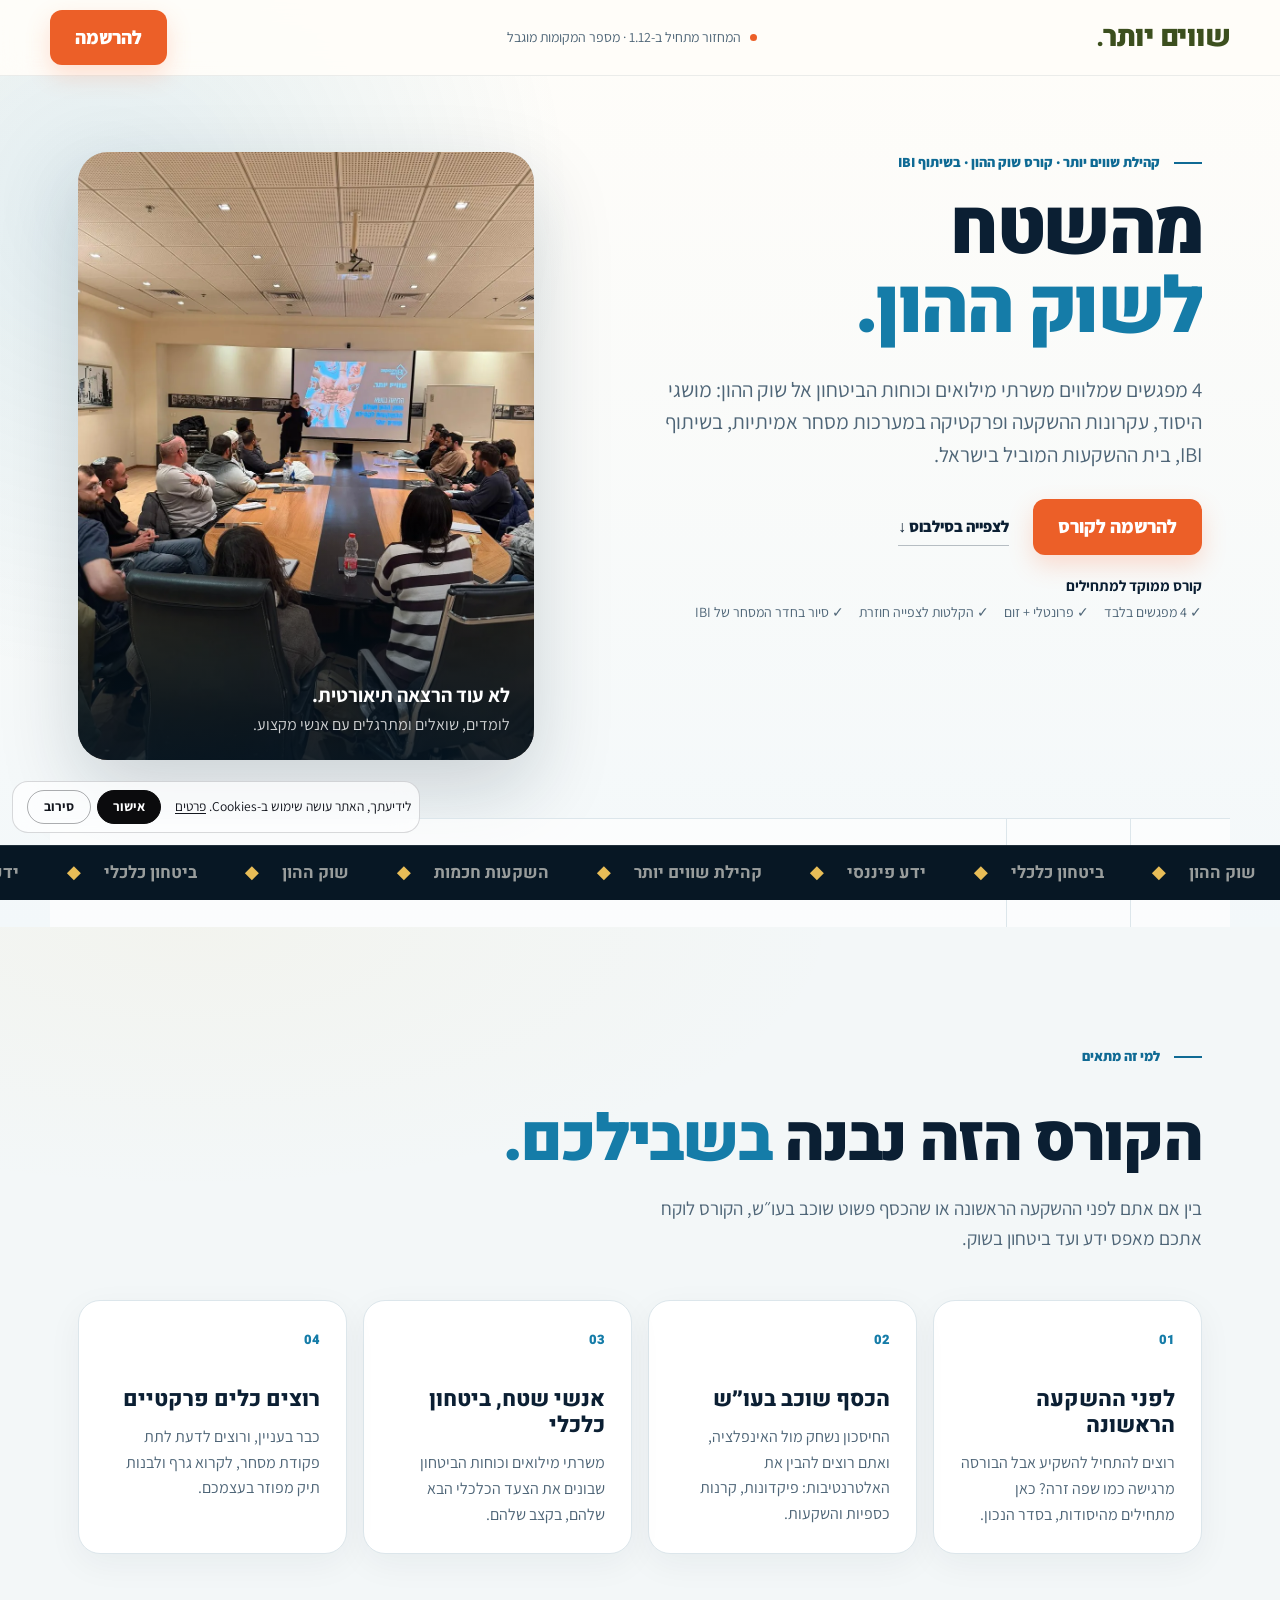
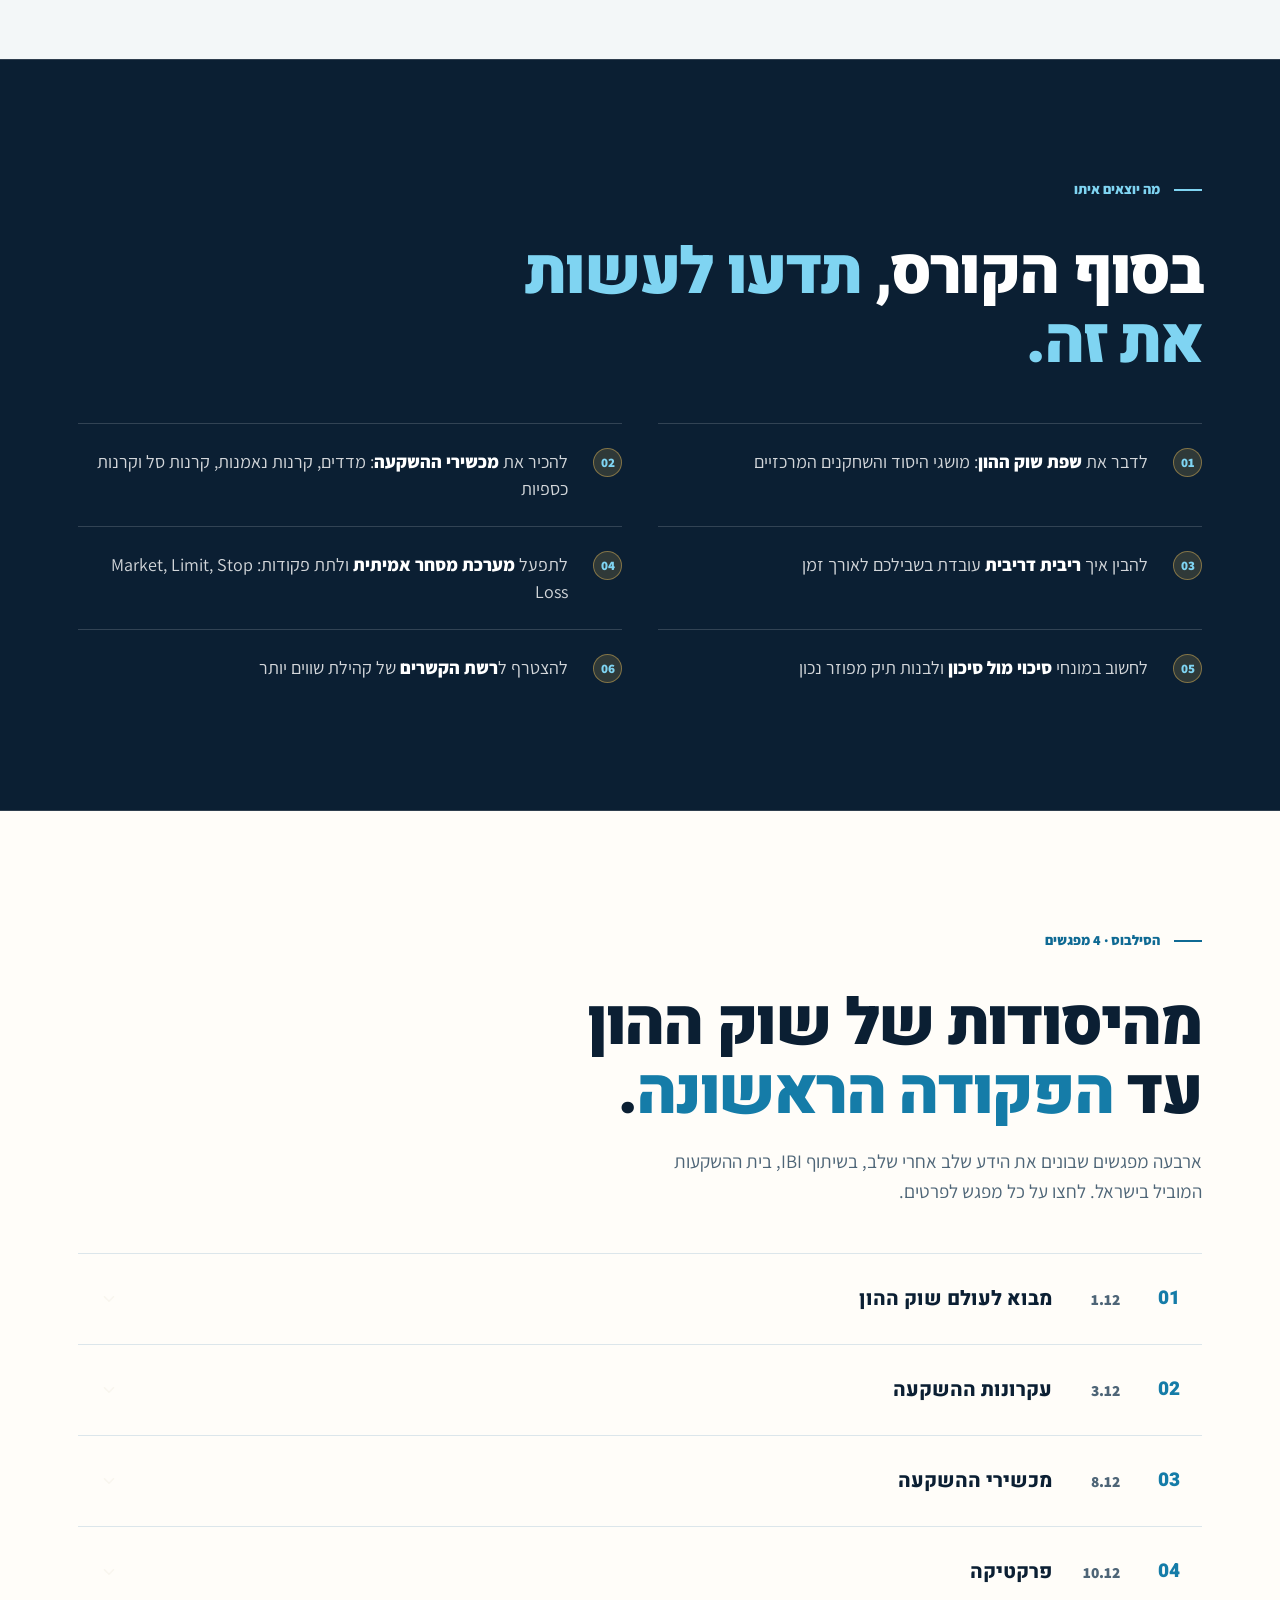
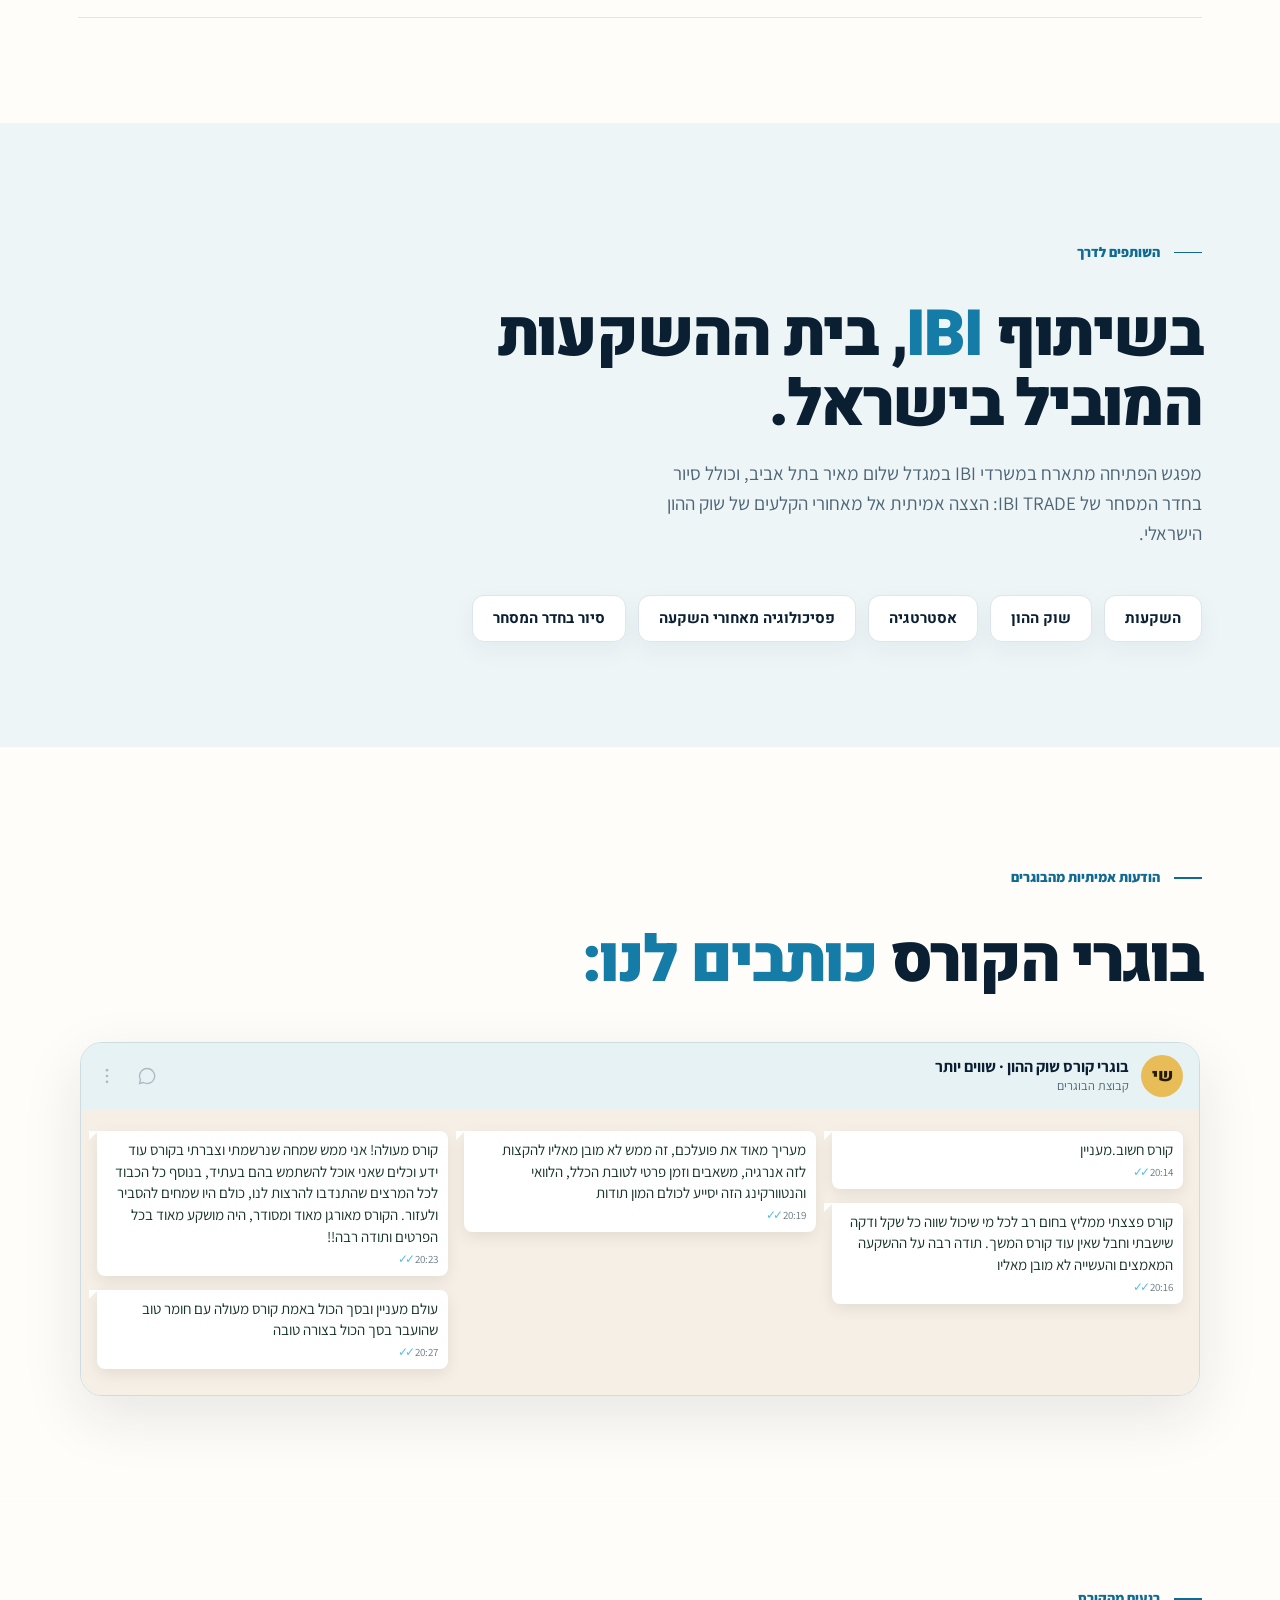
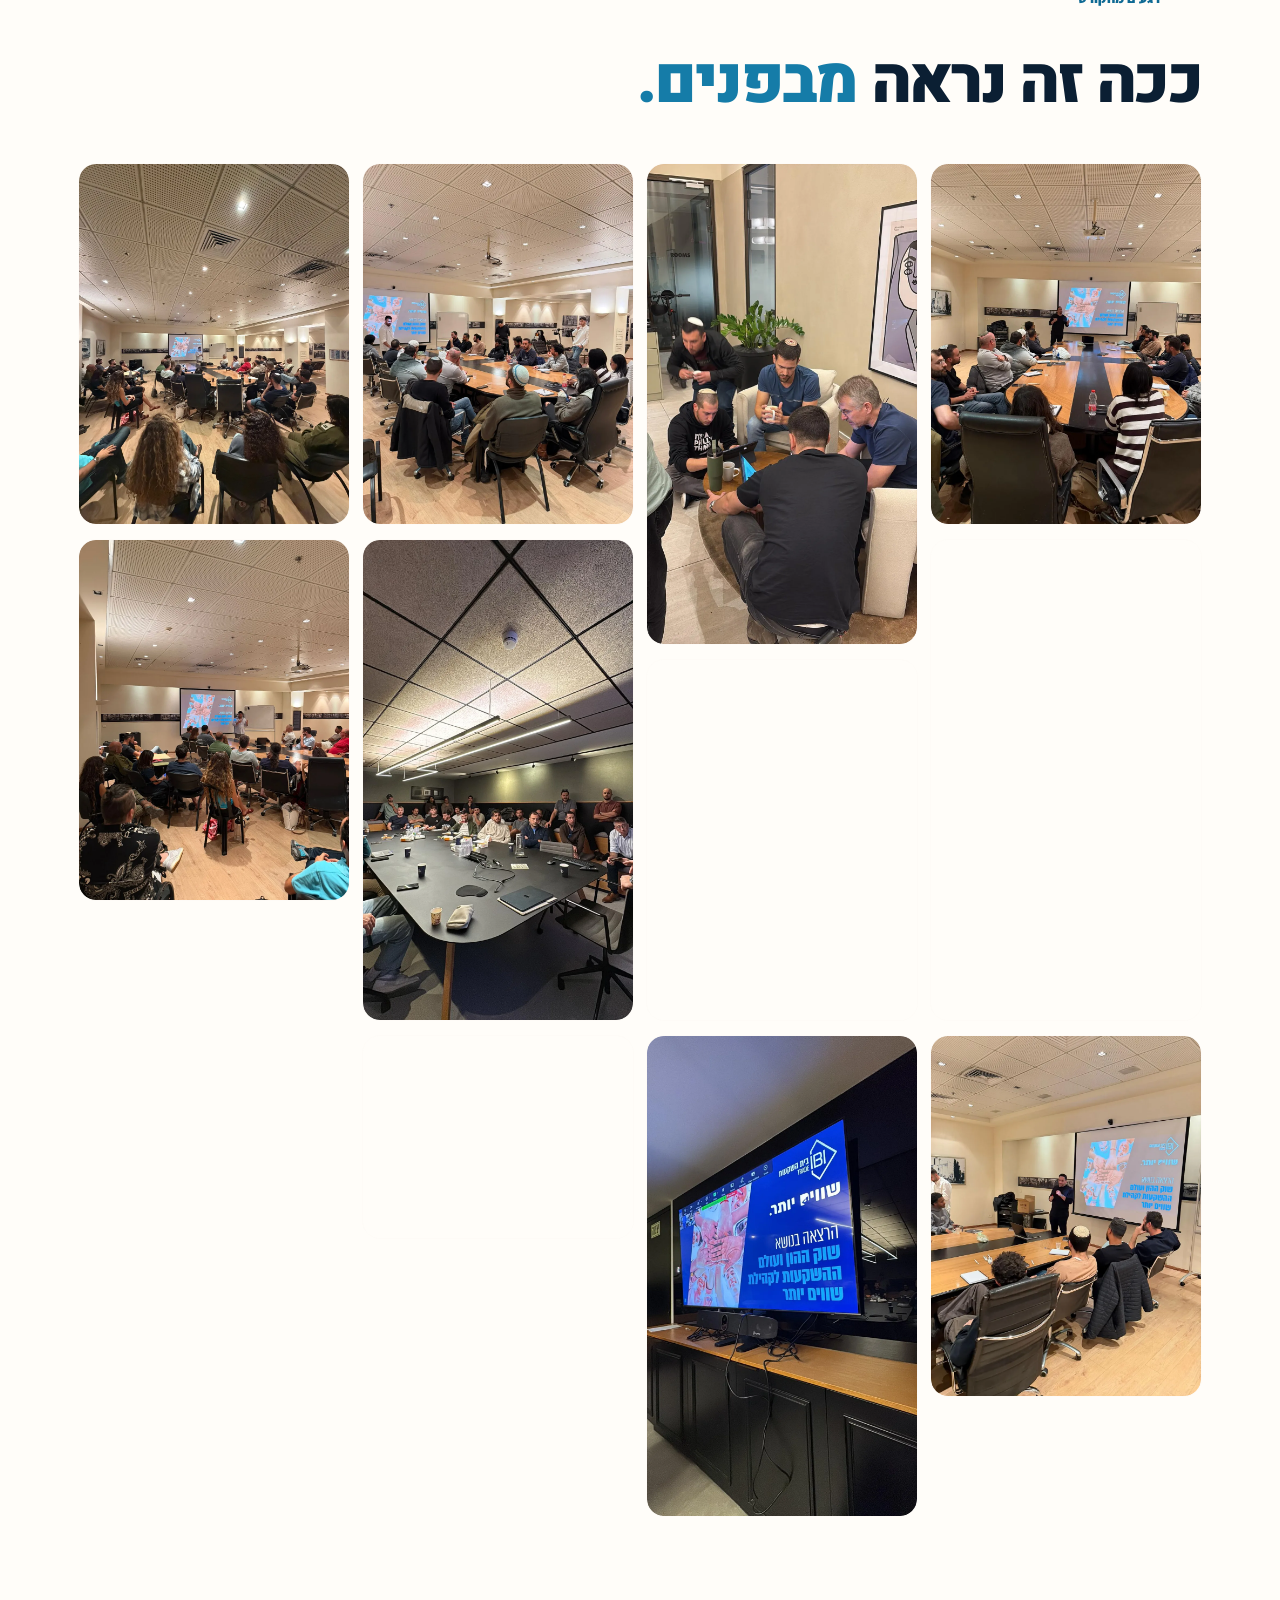
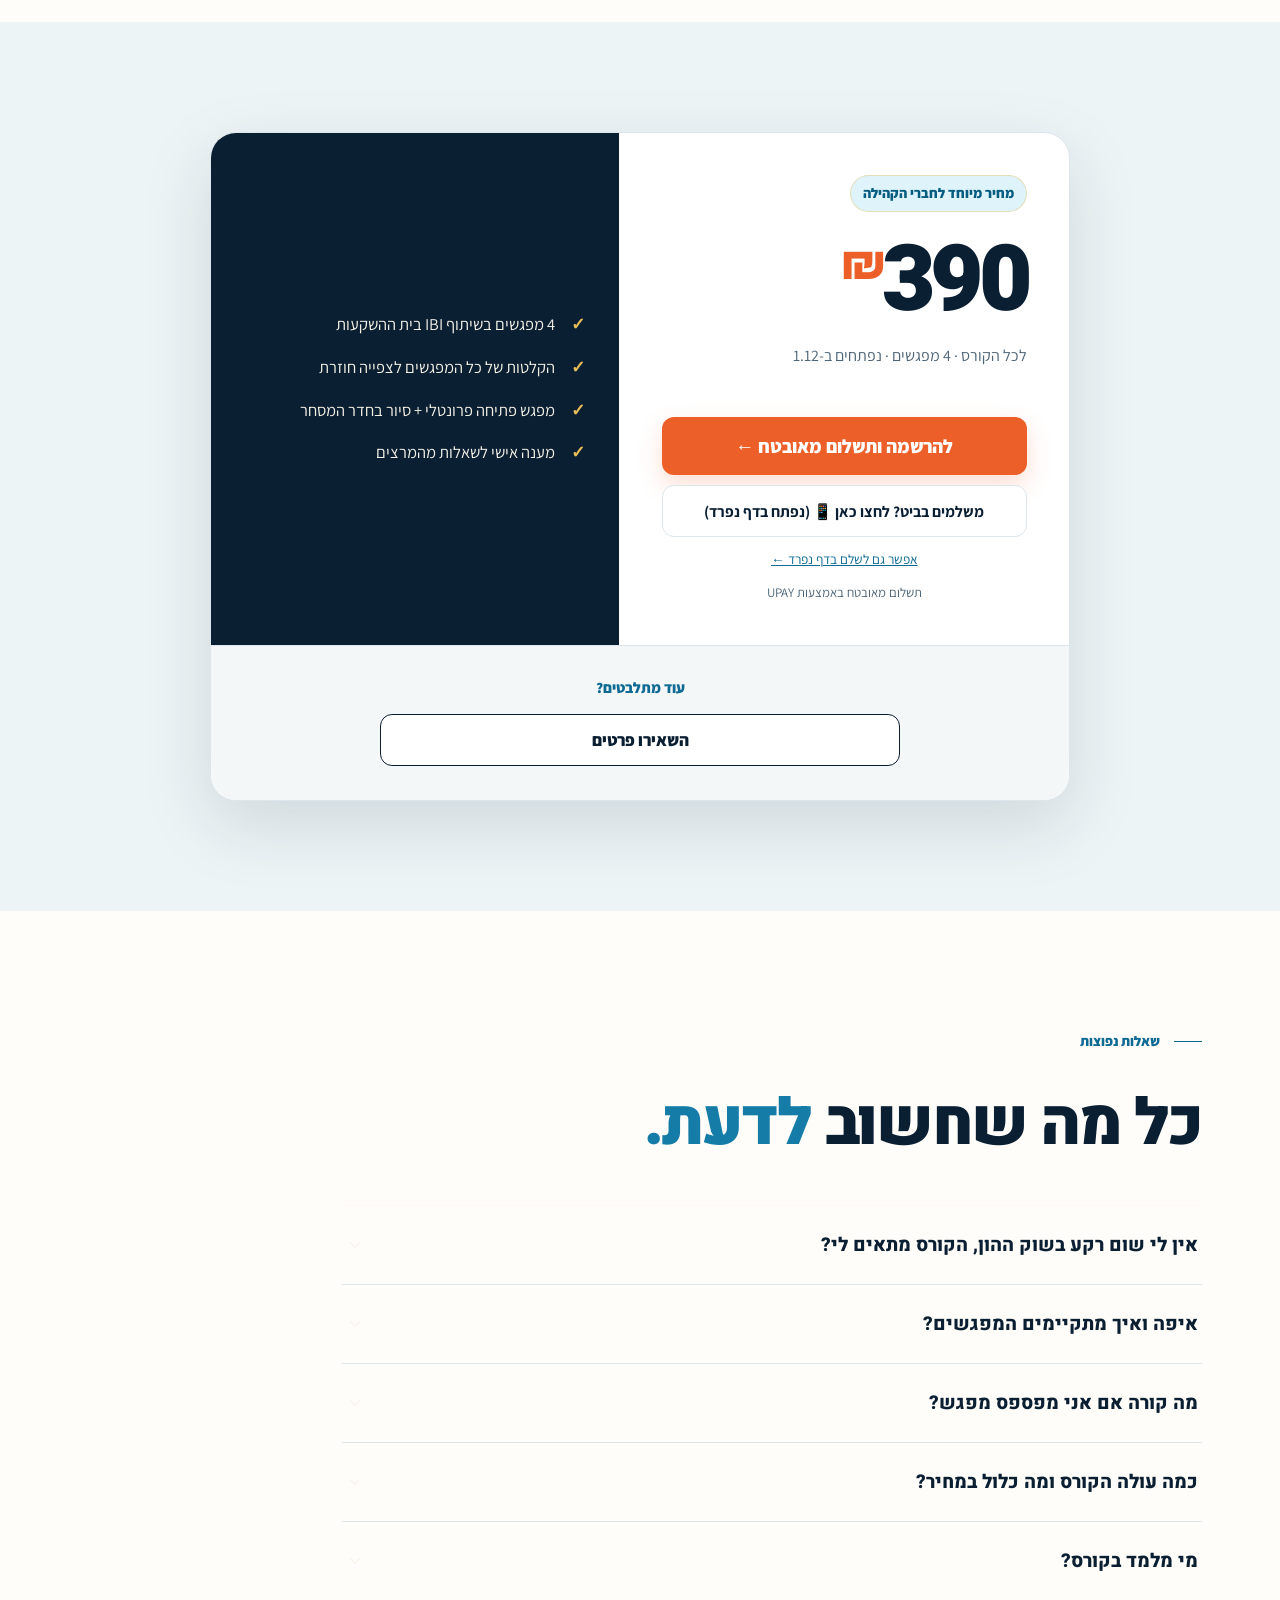
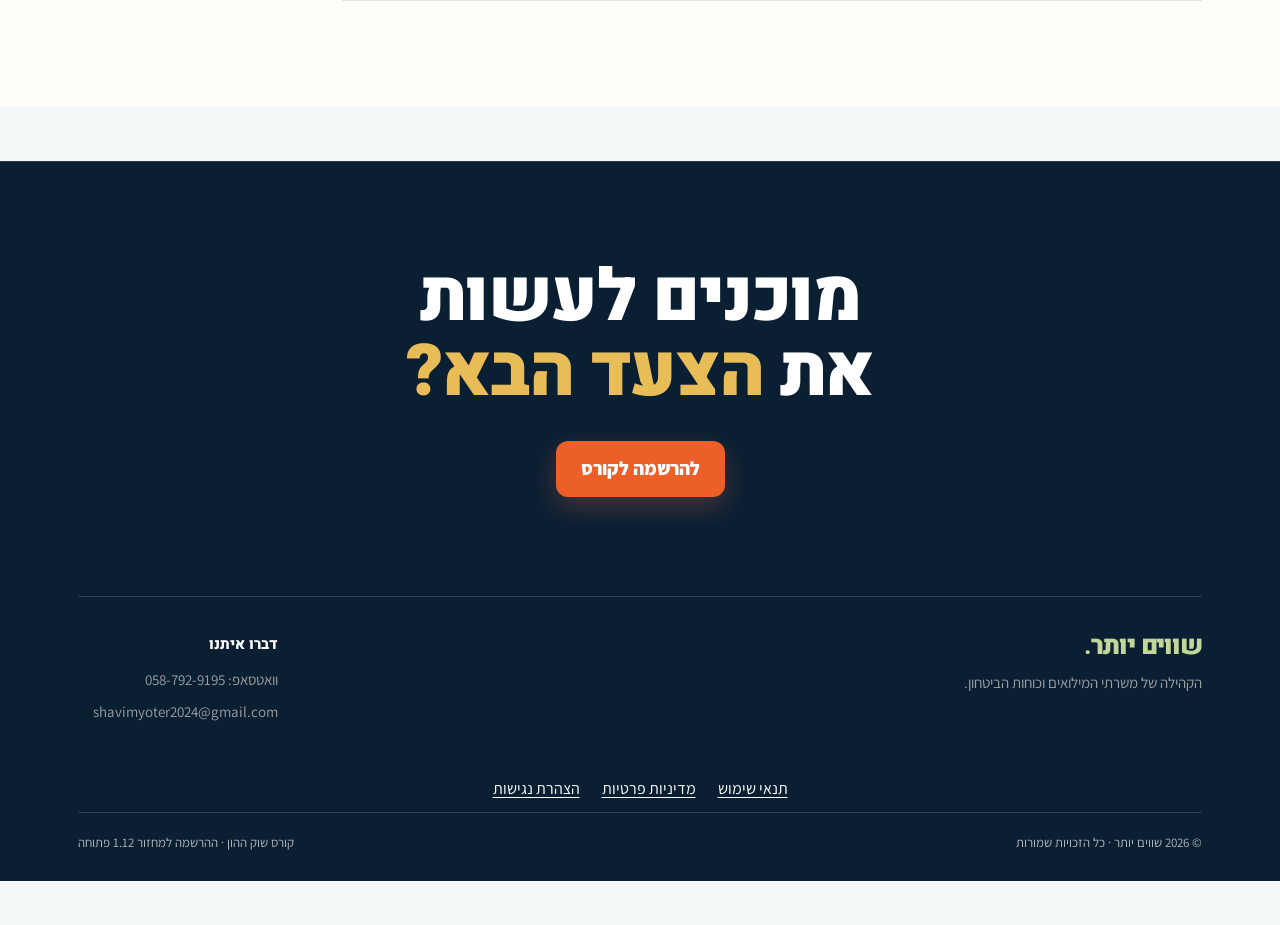
<file: index.html>
<!doctype html>
<html lang="he" dir="rtl">
<head>
  <meta charset="utf-8" />
  <meta name="viewport" content="width=device-width, initial-scale=1, viewport-fit=cover" />
  <meta name="theme-color" content="#1b2114" />

  <title>קורס שוק ההון | שווים יותר · קהילת משרתי המילואים</title>
  <meta name="description" content="קורס שוק ההון של קהילת שווים יותר, בשיתוף IBI בית ההשקעות: מהשטח לשוק ההון. מושגי יסוד, עקרונות השקעה, מערכות מסחר וסיור בחדר המסחר, בהתאמה למשרתי מילואים וכוחות הביטחון." />
  <meta property="og:title" content="קורס שוק ההון | שווים יותר" />
  <meta property="og:description" content="מהשטח לשוק ההון: קורס בשיתוף IBI לקהילת משרתי המילואים וכוחות הביטחון." />
  <meta property="og:type" content="website" />
  <meta property="og:locale" content="he_IL" />
  <meta property="og:image" content="https://shavimyoter2024-a11y.github.io/shuk-hahon/assets/og.jpg" />
  <meta property="og:image:width" content="1200" />
  <meta property="og:image:height" content="630" />
  <meta property="og:url" content="https://shavimyoter2024-a11y.github.io/shuk-hahon/" />

  <link rel="preconnect" href="https://fonts.googleapis.com" />
  <link rel="preconnect" href="https://fonts.gstatic.com" crossorigin />
  <link href="https://fonts.googleapis.com/css2?family=Heebo:wght@400;500;700;800;900&family=Assistant:wght@400;500;600;700&display=swap" rel="stylesheet" />

  <script type="application/ld+json">
  {
    "@context": "https://schema.org",
    "@type": "Course",
    "name": "קורס שוק ההון · שווים יותר",
    "description": "קורס שוק ההון לקהילת משרתי המילואים וכוחות הביטחון, בשיתוף IBI בית ההשקעות: מושגי יסוד, עקרונות השקעה, מכשירי השקעה, מערכות מסחר וסיור בחדר המסחר.",
    "provider": { "@type": "Organization", "name": "שווים יותר" },
    "offers": { "@type": "Offer", "price": "390", "priceCurrency": "ILS" },
    "hasCourseInstance": { "@type": "CourseInstance", "courseMode": "Blended", "startDate": "2026-12-01", "endDate": "2026-12-10" }
  }
  </script>

  <style>
    :root {
      --bg:        #1a2410;
      --bg-lift:   #26331a;
      --olive:     #3c4f1e;
      --gold:      #e8bd57;
      --gold-soft: #f2d488;
      --cream:     #f3f1e6;
      --muted:     rgba(243,241,230,.62);
      --line:      rgba(243,241,230,.15);
      --line-2:    rgba(243,241,230,.28);
      --maxw: 1320px;
      --ease: cubic-bezier(.22,1,.36,1);
    }

    * { box-sizing: border-box; }
    html { -webkit-text-size-adjust: 100%; scroll-behavior: smooth; }
    a, button, summary { -webkit-tap-highlight-color: transparent; }
    body {
      margin: 0; background: var(--bg); color: var(--cream);
      font-family: "Assistant", "Segoe UI", "Arial Hebrew", Arial, sans-serif;
      -webkit-font-smoothing: antialiased; overflow-x: hidden; line-height: 1.5;
      padding-bottom: 52px; /* room for the fixed marquee */
    }
    .sr-only { position: absolute; width: 1px; height: 1px; margin: -1px; padding: 0; overflow: hidden; clip: rect(0 0 0 0); white-space: nowrap; }
    a { color: inherit; text-decoration: none; }
    html { overflow-x: hidden; }
    ::selection { background: var(--gold); color: #241c00; }

    .display { font-family: "Heebo", "Assistant", sans-serif; }
    .wrap { width: 100%; max-width: var(--maxw); margin-inline: auto; padding-inline: 30px; }

    .ph {
      color: var(--gold); font-weight: 800;
      border-bottom: 1.5px dashed rgba(232,189,87,.55); padding-bottom: 1px; white-space: nowrap;
    }

    /* ---------------- Top bar ---------------- */
    .topbar {
      position: fixed; inset: 0 0 auto 0; z-index: 40;
      display: flex; align-items: center; justify-content: space-between;
      padding: 18px 30px;
      transition: background .3s, padding .3s, box-shadow .3s;
    }
    .topbar.scrolled {
      background: rgba(26,36,16,.88); backdrop-filter: blur(10px); -webkit-backdrop-filter: blur(10px);
      padding-block: 11px; box-shadow: 0 1px 0 rgba(243,241,230,.12);
    }
    .brand { display: flex; align-items: center; }
    .brand__name { font-family: "Heebo", sans-serif; font-weight: 900; font-size: 30px; letter-spacing: -.8px; color: var(--cream); line-height: 1; }
    .brand__name b { color: var(--gold); }

    .topbar__status {
      display: flex; align-items: center; gap: 9px;
      font-size: 13.5px; color: var(--muted);
    }
    .topbar__status .pulse {
      width: 7px; height: 7px; border-radius: 50%; background: var(--gold);
      box-shadow: 0 0 0 0 rgba(232,189,87,.5); animation: pulse 2.4s infinite;
    }
    @keyframes pulse { 0%{box-shadow:0 0 0 0 rgba(232,189,87,.45)} 70%{box-shadow:0 0 0 9px rgba(232,189,87,0)} 100%{box-shadow:0 0 0 0 rgba(232,189,87,0)} }

    .btn {
      display: inline-flex; align-items: center; justify-content: center; gap: 9px;
      font-family: "Assistant", sans-serif; font-weight: 700; cursor: pointer; border: 0;
      transition: transform .5s var(--ease), background .25s, color .25s;
    }
    .btn-gold {
      background: var(--gold); color: #241c00; font-size: 15.5px;
      padding: 12px 24px; border-radius: 100px;
    }
    .btn-gold:hover { background: var(--gold-soft); }
    .btn-lg { font-size: 17px; padding: 16px 34px; }
    .btn-line {
      background: transparent; color: var(--cream); font-weight: 600; font-size: 16px;
      padding: 15px 6px; border-radius: 0; position: relative;
    }
    .btn-line::after {
      content: ""; position: absolute; inset-inline: 6px; bottom: 8px; height: 1.5px;
      background: var(--line-2); transition: background .25s;
    }
    .btn-line:hover::after { background: var(--gold); }

    /* ---------------- Hero ---------------- */
    .hero {
      position: relative; min-height: 100svh; display: flex; flex-direction: column;
      overflow: hidden;
      background: radial-gradient(120% 85% at 84% 6%, var(--bg-lift) 0%, var(--bg) 60%);
    }
    .hero::after {
      content: ""; position: absolute; inset: 0; z-index: 3; pointer-events: none; opacity: .45;
      background-image: url("data:image/svg+xml,%3Csvg xmlns='http://www.w3.org/2000/svg' width='140' height='140'%3E%3Cfilter id='n'%3E%3CfeTurbulence type='fractalNoise' baseFrequency='0.85' numOctaves='2' stitchTiles='stitch'/%3E%3C/filter%3E%3Crect width='100%25' height='100%25' filter='url(%23n)' opacity='0.35'/%3E%3C/svg%3E");
      mix-blend-mode: overlay;
    }
    .hero__mark {
      position: absolute; z-index: 0; inset-block-end: -4%; inset-inline-start: -1%;
      /* "שוק ההון" ארוך מ"נדל״ן" — גודל מותאם כדי שהמילה תישאר בקנבס */
      font-size: 22vw; line-height: .8; font-weight: 900; letter-spacing: -.03em;
      color: transparent; -webkit-text-stroke: 1.5px rgba(232,189,87,.10);
      pointer-events: none; user-select: none;
    }
    .hero__edge {
      position: absolute; z-index: 4; inset-inline-start: 22px; inset-block-start: 50%;
      transform: translateY(-50%) rotate(180deg); writing-mode: vertical-rl;
      font-size: 12px; letter-spacing: 1px; color: var(--muted);
    }

    /* content fills the space evenly */
    .hero__grid {
      position: relative; z-index: 5; flex: 1;
      display: flex; flex-direction: column; justify-content: center;
      padding-block: 118px 40px;
    }

    .eyebrow {
      display: inline-flex; align-items: center; gap: 14px; align-self: flex-start;
      font-size: 14px; letter-spacing: .4px; color: var(--gold-soft); font-weight: 600;
      margin-bottom: 24px;
    }
    .eyebrow::before { content: ""; width: 42px; height: 1.5px; background: var(--gold); }

    .hero__title {
      margin: 0; font-weight: 900; letter-spacing: -.02em;
      font-size: clamp(46px, 8.4vw, 116px); line-height: .98;
    }
    .hero__title .line { display: block; overflow: hidden; padding-bottom: .05em; }
    .hero__title .line > span { display: block; }
    .hero__title .accent { color: var(--gold); }
    /* the hero is pre-hidden by CSS so the first paint can never flash-then-jump
       while GSAP boots; the timeline animates TO the final state. .no-gsap releases
       everything instantly if the CDN fails to load. */
    body.js:not(.no-gsap) .hero .eyebrow { opacity: 0; transform: translateY(18px); }
    body.js:not(.no-gsap) .hero__title .line > span { transform: translateY(110%); }
    body.js:not(.no-gsap) .hero__sub { opacity: 0; transform: translateY(22px); }
    body.js:not(.no-gsap) .hero__cta > * { opacity: 0; transform: translateY(20px); }
    body.js:not(.no-gsap) .hero__foot .stat, body.js:not(.no-gsap) .scroll-cue { opacity: 0; transform: translateY(24px); }
    body.js:not(.no-gsap) .hero__mark { opacity: 0; }

    .hero__sub {
      margin: 28px 0 0; max-width: 44ch; font-size: clamp(17px, 1.9vw, 21px);
      color: var(--muted); font-weight: 400; line-height: 1.6;
    }

    .hero__cta { display: flex; align-items: center; gap: 20px; flex-wrap: wrap; margin-top: 38px; }

    .hero__foot {
      position: relative; z-index: 5;
      border-top: 1px solid var(--line);
      display: flex; align-items: stretch; justify-content: space-between; flex-wrap: wrap;
    }
    .stats { display: flex; }
    .stat { padding: 20px 32px 22px; border-inline-start: 1px solid var(--line); }
    .stat:first-child { border-inline-start: 0; padding-inline-start: 0; }
    .stat b { display: block; font-family: "Heebo", sans-serif; font-weight: 800; font-size: 27px; color: var(--cream); }
    .stat span { font-size: 13px; color: var(--muted); }
    .scroll-cue { display: flex; align-items: center; gap: 12px; padding: 20px 0 22px; font-size: 12.5px; letter-spacing: 1px; color: var(--muted); }
    .scroll-cue .bar { position: relative; width: 1.5px; height: 38px; background: var(--line-2); overflow: hidden; }
    .scroll-cue .bar::after { content:""; position:absolute; inset-inline:0; top:-40%; height:40%; background: var(--gold); animation: drop 2.2s var(--ease) infinite; }
    @keyframes drop { 0%{top:-45%} 60%,100%{top:105%} }

    .marquee {
      position: fixed; inset-inline: 0; bottom: 0; z-index: 45;
      overflow: hidden; white-space: nowrap;
      background: rgba(21,29,12,.93); backdrop-filter: blur(8px); -webkit-backdrop-filter: blur(8px);
      border-top: 1px solid var(--line);
    }
    .marquee__track { display: inline-flex; animation: marq 28s linear infinite; will-change: transform; }
    .marquee__track span { font-family: "Heebo", sans-serif; font-size: 17px; font-weight: 700; color: var(--muted); padding: 14px 24px; }
    .marquee__track span i { color: var(--gold); font-style: normal; margin-inline-start: 24px; }
    @keyframes marq { to { transform: translateX(50%); } }

    .mobile-cta { display: none; }

    /* ---------------- Sections ---------------- */
    .section { position: relative; padding-block: clamp(74px, 12vh, 130px); scroll-margin-top: 84px; }
    .section__head { margin-bottom: 44px; }
    .section__title { font-family: "Heebo", sans-serif; font-weight: 900; font-size: clamp(30px, 4.6vw, 58px); line-height: 1.07; letter-spacing: -.02em; margin: 14px 0 0; }
    .section__title .accent { color: var(--gold); }
    .section__lead { margin: 18px 0 0; max-width: 56ch; color: var(--muted); font-size: 18px; line-height: 1.6; }

    /* syllabus accordion */
    .syl { border-top: 1px solid var(--line); }
    .syl details { border-bottom: 1px solid var(--line); }
    .syl summary { list-style: none; cursor: pointer; display: flex; align-items: center; gap: 18px; padding: 24px 6px; transition: background .2s; }
    .syl summary::-webkit-details-marker { display: none; }
    .syl summary:hover { background: rgba(243,241,230,.03); }
    .syl__num { font-family: "Heebo", sans-serif; font-weight: 900; font-size: 19px; color: var(--gold); min-width: 42px; }
    .syl__date { font-weight: 800; color: var(--cream); min-width: 50px; font-size: 15.5px; }
    .syl__title { font-family: "Heebo", sans-serif; font-weight: 800; font-size: clamp(18px, 2.3vw, 25px); color: var(--cream); flex: 1; }
    .syl__chev { color: var(--muted); transition: transform .3s var(--ease); flex: 0 0 auto; }
    .syl details[open] .syl__chev { transform: rotate(180deg); }
    .syl__body { padding-inline-start: 60px; padding-inline-end: 6px; padding-bottom: 28px; max-width: 74ch; }
    .syl__badge { display: inline-block; font-size: 12px; font-weight: 700; padding: 5px 13px; border-radius: 100px; border: 1px solid var(--line-2); color: var(--gold-soft); margin-bottom: 14px; }
    .syl__body p { margin: 0; color: var(--muted); font-size: 16.5px; line-height: 1.66; }
    .syl__body .syl__who { margin-top: 14px; color: var(--gold-soft); font-size: 14.5px; font-weight: 600; }
    .syl-note { margin-top: 28px; font-size: 14px; color: var(--muted); line-height: 1.6; }
    .syl-note .ph { font-size: 14px; }

    @media (max-width: 640px) {
      .syl summary { gap: 12px; padding: 18px 4px; }
      .syl__num { min-width: 28px; font-size: 16px; }
      .syl__date { min-width: 42px; font-size: 14.5px; }
      .syl__body { padding-inline-start: 28px; }
    }

    /* pricing / register */
    .price-card {
      display: grid; grid-template-columns: 1fr 1fr;
      border: 1px solid rgba(232,189,87,.35); border-radius: 24px; overflow: hidden;
      background: rgba(243,241,230,.03);
    }
    .price-card__main {
      padding: 46px 42px; border-inline-end: 1px solid var(--line);
      display: flex; flex-direction: column; align-items: flex-start;
    }
    .price-card__badge {
      display: inline-block; background: rgba(232,189,87,.13); color: var(--gold-soft);
      border: 1px solid rgba(232,189,87,.4); font-weight: 700; font-size: 14px;
      padding: 7px 16px; border-radius: 100px; margin-bottom: 24px;
    }
    .price-card__amount {
      font-family: "Heebo", sans-serif; font-weight: 900; line-height: 1;
      font-size: clamp(62px, 9vw, 104px); color: var(--cream); letter-spacing: -.03em;
    }
    .price-card__amount .cur { color: var(--gold); font-size: .5em; vertical-align: super; margin-inline-end: 4px; }
    .price-card__meta { color: var(--muted); margin: 16px 0 30px; font-size: 16px; }
    .price-card .pay-form { align-self: stretch; width: 100%; margin: 0; display: flex; flex-direction: column; align-items: center; }
    .price-card .pay-submit { width: 100%; text-align: center; }
    .pay-fallback { margin-top: 12px; background: transparent; color: var(--muted); font-family: inherit; font-size: 13.5px; border: 0; cursor: pointer; text-decoration: underline; }
    .pay-fallback:hover { color: var(--gold-soft); }
    /* Bit can't open its app from inside an iframe (white page) — so Bit gets its
       own button that submits the SAME form to a full checkout in a new tab. */
    .pay-bit {
      width: 100%; margin-top: 10px; padding: 13px 24px; border-radius: 100px;
      background: rgba(243,241,230,.06); border: 1px solid var(--line-2);
      color: var(--cream); font-family: inherit; font-size: 15.5px; font-weight: 700; cursor: pointer;
      transition: border-color .25s, color .25s;
    }
    .pay-bit:hover { border-color: var(--gold); color: var(--gold-soft); }
    @media (pointer: coarse) { .pay-bit:active { border-color: var(--gold); color: var(--gold-soft); } }

    /* promo (25.10–8.11 23:59) — ה-JS מדליק body.promo-on רק בתוך חלון המבצע;
       בלי JS הדף נשאר בבטחה על המחיר המלא */
    .promo-strip {
      display: none; margin-bottom: 22px; padding: 26px 22px 22px; text-align: center;
      border: 1px solid rgba(232,189,87,.55); border-radius: 20px;
      background: linear-gradient(180deg, rgba(232,189,87,.14), rgba(232,189,87,.04));
      box-shadow: 0 24px 60px -30px rgba(232,189,87,.3);
    }
    body.promo-on .promo-strip { display: block; }
    .promo-strip__title { font-family: "Heebo", sans-serif; font-weight: 900; font-size: clamp(20px, 3vw, 28px); color: var(--cream); line-height: 1.3; }
    .promo-strip__title b { color: var(--gold); }
    .promo-strip__sub { margin-top: 8px; color: var(--muted); font-size: 14.5px; }
    .promo-count { display: flex; justify-content: center; gap: 10px; margin-top: 18px; }
    .promo-count .pc {
      min-width: 68px; padding: 12px 8px 9px; border-radius: 14px;
      border: 1px solid rgba(232,189,87,.4); background: rgba(26,36,16,.6);
    }
    .promo-count .pc b { display: block; font-family: "Heebo", sans-serif; font-weight: 900; font-size: 27px; color: var(--gold); line-height: 1; font-variant-numeric: tabular-nums; }
    .promo-count .pc span { display: block; margin-top: 6px; font-size: 11.5px; color: var(--muted); }
    .price-card__was { display: none; margin: 12px 0 0; color: var(--muted); font-size: 15.5px; }
    .price-card__was s { color: rgba(243,241,230,.55); }
    body.promo-on .price-card__was { display: block; }
    .hero__promo {
      display: none; align-self: flex-start; margin-top: 18px; padding: 9px 18px;
      border-radius: 100px; border: 1px solid rgba(232,189,87,.55);
      background: rgba(232,189,87,.12); color: var(--gold-soft); font-weight: 700; font-size: 14.5px;
    }
    body.promo-on .hero__promo { display: inline-flex; }
    @media (max-width: 640px) {
      .promo-count { gap: 8px; }
      .promo-count .pc { min-width: 58px; }
      .promo-count .pc b { font-size: 22px; }
    }

    /* embedded UPAY checkout window */
    .pay-window { margin-top: 24px; border: 1px solid rgba(232,189,87,.45); border-radius: 20px; overflow: hidden; box-shadow: 0 30px 70px -30px rgba(0,0,0,.7); }
    .pay-window__head { display: flex; align-items: center; justify-content: center; gap: 8px; padding: 13px 16px; background: var(--bg-lift); color: var(--gold-soft); font-weight: 700; font-size: 14.5px; border-bottom: 1px solid rgba(232,189,87,.35); }
    .pay-window__hint { padding: 9px 14px; text-align: center; font-size: 13px; color: var(--muted); background: rgba(243,241,230,.03); border-bottom: 1px solid var(--line); }
    .pay-window__body { position: relative; background: #fff; }
    .pay-window__loader { position: absolute; inset: 0; display: grid; place-items: center; color: #555; font-size: 15px; background: #fff; }
    .pay-window iframe { display: block; width: 100%; height: 780px; border: 0; background: #fff; }
    @media (max-width: 640px) { .pay-window iframe { height: 720px; } }
    .price-card__secure { font-size: 13px; color: var(--muted); margin: 14px 0 0; align-self: center; }
    .price-card__list { list-style: none; margin: 0; padding: 46px 42px; display: flex; flex-direction: column; gap: 17px; }
    .price-card__list li { position: relative; padding-inline-start: 30px; color: var(--cream); font-size: 16.5px; }
    .price-card__list li::before {
      content: "✓"; position: absolute; inset-inline-start: 0; top: 0;
      color: var(--gold); font-weight: 900;
    }

    @media (max-width: 760px) {
      .price-card { grid-template-columns: 1fr; }
      .price-card__main { border-inline-end: 0; border-bottom: 1px solid var(--line); padding: 34px 26px; align-items: center; text-align: center; }
      .price-card__list { padding: 30px 26px; }
    }


    /* section backdrops — color play, brand shades only */
    #audience { background: radial-gradient(85% 60% at 15% 0%, rgba(232,189,87,.06), transparent 60%); }
    #gains { background: linear-gradient(180deg, #222e14, var(--bg)); border-block: 1px solid var(--line); }
    #faq { background: linear-gradient(180deg, #222e14, var(--bg)); border-block: 1px solid var(--line); }
    #gallery { background: radial-gradient(85% 60% at 85% 0%, rgba(232,189,87,.05), transparent 60%); }
    #register { background: radial-gradient(75% 65% at 50% 22%, rgba(232,189,87,.10), transparent 65%); padding-block: clamp(48px, 8vh, 88px); }

    /* warm-lead mini form */
    .lead-box { margin-top: 34px; padding: 26px 22px 24px; border: 1px solid rgba(232,189,87,.22); border-radius: 16px; background: rgba(243,241,230,.03); text-align: center; }
    .lead-box__title { margin: 0 0 4px; font-weight: 800; font-size: clamp(19px, 2.6vw, 24px); }
    .lead-box__title .accent { color: var(--gold); }
    .lead-box__sub { margin: 0 0 18px; color: var(--muted); font-size: 15px; }
    .lead-form { display: flex; gap: 10px; justify-content: center; flex-wrap: wrap; }
    .lead-form input {
      flex: 1 1 180px; max-width: 240px; padding: 13px 16px; border-radius: 100px;
      border: 1px solid rgba(243,241,230,.22); background: rgba(243,241,230,.06);
      color: var(--cream); font: inherit; font-size: 15px;
    }
    .lead-form input::placeholder { color: rgba(243,241,230,.45); }
    .lead-form input:focus { outline: none; border-color: var(--gold); }
    .lead-form .btn { flex: 0 0 auto; }
    .lead-form__msg { margin: 12px 0 0; min-height: 1.4em; color: var(--gold-soft); font-size: 14.5px; }

    /* who is it for */
    .aud-grid { display: grid; grid-template-columns: repeat(4, minmax(0,1fr)); gap: 16px; }
    @media (max-width: 1080px) { .aud-grid { grid-template-columns: repeat(2, minmax(0,1fr)); } }
    @media (max-width: 560px) { .aud-grid { grid-template-columns: 1fr; } }
    .aud-card { border: 1px solid var(--line); border-radius: 18px; padding: 30px 26px; background: rgba(243,241,230,.02); transition: border-color .25s, background .25s; }
    .aud-card:hover { border-color: var(--line-2); background: rgba(243,241,230,.045); }
    .aud-card__n { font-family: "Heebo", sans-serif; font-weight: 900; font-size: 15px; color: var(--gold); }
    .aud-card h3 { font-family: "Heebo", sans-serif; font-weight: 800; font-size: 20px; color: var(--cream); margin: 12px 0 8px; }
    .aud-card p { margin: 0; color: var(--muted); font-size: 15.5px; line-height: 1.6; }

    /* what you get */
    .gains { list-style: none; margin: 0; padding: 0; display: grid; grid-template-columns: repeat(2, minmax(0,1fr)); gap: 0 44px; }
    .gains li { position: relative; padding-inline-start: 46px; padding-block: 22px; color: var(--cream); font-size: 18px; line-height: 1.5; border-top: 1px solid var(--line); }
    .gains li::before {
      content: "✓"; position: absolute; inset-inline-start: 0; top: 19px;
      width: 27px; height: 27px; line-height: 27px; text-align: center; border-radius: 50%;
      background: rgba(232,189,87,.16); border: 1px solid rgba(232,189,87,.45);
      color: var(--gold); font-weight: 900; font-size: 13px;
    }
    .gains b { color: var(--gold); font-weight: 800; }

    /* whatsapp-style testimonials */
    #testimonials { background: linear-gradient(180deg, #222e14, var(--bg)); border-block: 1px solid var(--line); }
    .chat-screen {
      max-width: 1120px; margin-inline: auto;
      border-radius: 20px; overflow: hidden;
      box-shadow: 0 30px 70px -30px rgba(0,0,0,.7), 0 0 0 1px rgba(243,241,230,.08);
    }
    .chat-bar {
      display: flex; align-items: center; gap: 12px;
      padding: 12px 16px; background: #1f2c33; color: #e9edef;
    }
    .chat-bar__ava {
      width: 42px; height: 42px; border-radius: 50%; flex: 0 0 auto;
      background: var(--gold); color: #241c00; display: grid; place-items: center;
      font-family: "Heebo", sans-serif; font-weight: 900; font-size: 17px;
    }
    .chat-bar__name { font-weight: 700; font-size: 16px; line-height: 1.2; }
    .chat-bar__status { font-size: 12.5px; color: #8696a0; }
    .chat-bar__spacer { flex: 1; }
    .chat-bar__icons { display: flex; gap: 20px; color: #aebac1; }
    .chat-body {
      padding: 22px 16px 26px;
      background-color: #d1c7bd;
      background-image:
        linear-gradient(rgba(216,208,197,.94), rgba(216,208,197,.94)),
        url("data:image/svg+xml,%3Csvg xmlns='http://www.w3.org/2000/svg' width='300' height='300' viewBox='0 0 300 300'%3E%3Cg fill='none' stroke='%23555' stroke-opacity='.6' stroke-width='1.4'%3E%3Cpath d='M32 40l9-8 9 8v11H32z'/%3E%3Ccircle cx='120' cy='30' r='7'/%3E%3Cpath d='M110 70h20M120 60v20'/%3E%3Ccircle cx='210' cy='48' r='10'/%3E%3Cpath d='M250 30l6 6 11-12'/%3E%3Cpath d='M40 120c8-10 20-10 28 0'/%3E%3Crect x='150' y='110' width='22' height='16' rx='3'/%3E%3Cpath d='M255 120l5 10h-10z'/%3E%3Cpath d='M30 200a10 10 0 1 0 .1 0M70 205h16'/%3E%3Cpath d='M130 190l7 7 7-7 7 7'/%3E%3Ccircle cx='215' cy='198' r='6'/%3E%3Cpath d='M240 235q10-14 20 0'/%3E%3Cpath d='M45 260h20l-4 8H49z'/%3E%3Cpath d='M120 255l8-4v10z'/%3E%3Ccircle cx='205' cy='262' r='8'/%3E%3Cpath d='M95 150l5 5 5-5'/%3E%3Cpath d='M180 260h14'/%3E%3C/g%3E%3C/svg%3E");
      background-size: 300px 300px;
      columns: 3 300px; column-gap: 16px;
    }
    .bubble {
      break-inside: avoid; margin: 0 0 14px; padding: 8px 10px 8px 12px;
      position: relative; background: #fff; color: #111b21;
      border-radius: 8px; border-start-end-radius: 0;
      font-size: 15px; line-height: 1.45;
      box-shadow: 0 1px 1px rgba(0,0,0,.14);
      max-width: 100%;
    }
    .bubble::before {
      content: ""; position: absolute; top: 0; inset-inline-end: -8px;
      width: 0; height: 0; border-style: solid;
      border-width: 0 0 9px 9px; border-color: transparent transparent transparent #fff;
    }
    .bubble p { margin: 0; padding-inline-end: 6px; }
    .bubble p + p { margin-top: 6px; }
    .bubble__meta { display: block; text-align: start; margin-top: 2px; font-size: 11px; color: #667781; }
    .bubble__meta .tick { color: #53bdeb; font-size: 12px; letter-spacing: -3px; margin-inline-start: 3px; }

    @media (max-width: 640px) {
      .gains { grid-template-columns: 1fr; gap: 0; }
      .chat-body { columns: 1; padding: 18px 12px 22px; }
      .bubble { font-size: 14.5px; }
    }

    /* mentors */
    #mentors { background: radial-gradient(85% 60% at 50% 0%, rgba(232,189,87,.05), transparent 60%); }
    .mentor-grid { display: grid; grid-template-columns: repeat(3, minmax(0,1fr)); gap: 16px; }
    .mentor-card {
      border: 1px solid var(--line); border-radius: 18px; padding: 26px 24px;
      background: rgba(243,241,230,.02); transition: border-color .25s, background .25s;
    }
    .mentor-card:hover { border-color: rgba(232,189,87,.4); background: rgba(243,241,230,.045); }
    .mentor-card__badge {
      display: inline-block; font-size: 12px; font-weight: 700; padding: 4px 12px;
      border-radius: 100px; border: 1px solid rgba(232,189,87,.4); color: var(--gold-soft); margin-bottom: 18px;
    }
    .mentor-card__top { margin-bottom: 14px; }
    .mentor-card h3 { margin: 0; font-family: "Heebo", sans-serif; font-weight: 800; font-size: 19px; color: var(--cream); }
    .mentor-card__role { margin: 3px 0 0; color: var(--gold-soft); font-size: 13.5px; font-weight: 600; }
    .mentor-card__bio { margin: 0; color: var(--muted); font-size: 15px; line-height: 1.62; }
    @media (max-width: 1020px) { .mentor-grid { grid-template-columns: repeat(2, minmax(0,1fr)); } }
    @media (max-width: 620px) { .mentor-grid { grid-template-columns: 1fr; } }

    /* IBI partnership strip — replaces the per-mentor grid on this course */
    .partner-chips { display: flex; flex-wrap: wrap; gap: 10px; margin-top: 30px; }
    .partner-chips span {
      font-family: "Heebo", sans-serif; font-size: 14.5px; font-weight: 700; padding: 10px 20px;
      border-radius: 100px; border: 1px solid rgba(232,189,87,.4); color: var(--gold-soft);
      background: rgba(232,189,87,.08);
    }

    /* gallery */
    .gal { columns: 4 240px; column-gap: 14px; }
    .gal figure { margin: 0 0 14px; break-inside: avoid; border-radius: 18px; overflow: hidden; border: 1px solid var(--line); }
    .gal img { display: block; width: 100%; height: auto; transition: transform .9s var(--ease); }
    .gal figure:hover img { transform: scale(1.05); }

    /* faq */
    .faq { border-top: 1px solid var(--line); }
    .faq details { border-bottom: 1px solid var(--line); }
    .faq summary { list-style: none; cursor: pointer; display: flex; align-items: center; gap: 16px; padding: 22px 6px; transition: background .2s; }
    .faq summary::-webkit-details-marker { display: none; }
    .faq summary:hover { background: rgba(243,241,230,.03); }
    .faq__q { font-family: "Heebo", sans-serif; font-weight: 800; font-size: clamp(17px, 2vw, 21px); color: var(--cream); flex: 1; }
    .faq details[open] .syl__chev { transform: rotate(180deg); }
    .faq__body { padding: 0 6px 26px; max-width: 70ch; }
    .faq__body p { margin: 0; color: var(--muted); font-size: 16.5px; line-height: 1.66; }

    /* footer */
    .footer { border-top: 1px solid var(--line); margin-top: clamp(30px, 6vh, 60px); }
    .footer__cta { text-align: center; padding-block: clamp(66px, 11vh, 120px); }
    .footer__cta h2 { font-family: "Heebo", sans-serif; font-weight: 900; font-size: clamp(36px, 6vw, 72px); letter-spacing: -.02em; line-height: 1.04; margin: 0 0 30px; }
    .footer__cta h2 .accent { color: var(--gold); }
    .footer__grid { display: flex; justify-content: space-between; gap: 28px; flex-wrap: wrap; border-top: 1px solid var(--line); padding-block: 36px; }
    .footer__col { min-width: 200px; }
    .footer__col h3 { font-family: "Heebo", sans-serif; font-weight: 800; font-size: 15px; color: var(--cream); margin: 0 0 12px; }
    .footer__col p { margin: 0 0 8px; color: var(--muted); font-size: 15px; line-height: 1.6; }
    .footer__col a { transition: color .2s; }
    .footer__col a:hover { color: var(--gold); }
    .footer__brand .brand__name { font-size: 26px; }
    .footer__brand p { margin-top: 10px; }
    .footer__base { display: flex; justify-content: space-between; gap: 12px; flex-wrap: wrap; border-top: 1px solid var(--line); padding-block: 20px 28px; color: var(--muted); font-size: 13px; }

    /* scroll reveal (JS adds .rv; without JS everything stays visible) */
    body.js .rv { opacity: 0; transform: translateY(26px); transition: opacity .7s var(--ease), transform .7s var(--ease); transition-delay: var(--d, 0s); }
    body.js .rv.in { opacity: 1; transform: none; }
    @keyframes shine { 0%, 58% { inset-inline-start: -50%; } 100% { inset-inline-start: 115%; } }

    /* touch-first interactions: press feedback replaces hover on phones */
    @media (pointer: coarse) {
      .btn-gold:active { transform: scale(.96); background: var(--gold-soft); }
      .aud-card:active, .mentor-card:active { border-color: rgba(232,189,87,.45); background: rgba(243,241,230,.055); }
      .syl summary:active, .faq summary:active { background: rgba(243,241,230,.06); }
      .gal figure:active img { transform: scale(1.05); }
      /* gallery photos settle into place as they enter the screen */
      body.js .gal figure.rv img { transform: scale(1.1); transition: transform 1.1s var(--ease); }
      body.js .gal figure.rv.in img { transform: scale(1); }
      /* chat bubbles pop in like incoming messages */
      body.js .bubble.rv { transform: translateY(18px) scale(.96); }
      body.js .bubble.rv.in { transform: none; }
      /* reveals travel further and settle with a slight scale — motion you can feel */
      body.js .rv { transform: translateY(36px) scale(.97); transition-duration: .85s, .85s; }
      body.js .rv.in { transform: none; }
      /* cards enter alternating from the sides; the shadow is born on landing.
         shadow animates ONLY on these few cards — animating big blurred shadows
         everywhere caused visible scroll jank on iOS */
      body.js .aud-card.rv, body.js .mentor-card.rv {
        transition-property: opacity, transform, box-shadow;
        transition-duration: .85s, .85s, 1.1s;
      }
      body.js .aud-card.rv:nth-child(odd), body.js .mentor-card.rv:nth-child(odd) { transform: translate(-44px, 18px) scale(.97); }
      body.js .aud-card.rv:nth-child(even), body.js .mentor-card.rv:nth-child(even) { transform: translate(44px, 18px) scale(.97); }
      body.js .aud-card.rv:not(.in), body.js .mentor-card.rv:not(.in) { box-shadow: none; }
      body.js .aud-card.rv.in, body.js .mentor-card.rv.in { transform: none; }
      /* the gold eyebrow line draws itself when a section arrives */
      body.js .section__head.rv .eyebrow::before { width: 0; transition: width .9s var(--ease) .25s; }
      body.js .section__head.rv.in .eyebrow::before { width: 42px; }
      /* gentle scroll parallax on the chat screen ONLY — the gallery lives in CSS
         columns, and transforming column items shimmers/flickers on Safari */
      body.js .chat-screen { will-change: transform; }
      body.js .chat-screen.rv.in { transform: translate3d(0, var(--plxy, 0px), 0); transition: opacity .85s var(--ease); }
    }

    @media (max-width: 640px) {
      .gal { columns: 2 140px; column-gap: 10px; }
      .gal figure { margin-bottom: 10px; border-radius: 12px; }
      .footer__grid { flex-direction: column; gap: 22px; }
    }

    /* ---------------- Responsive ---------------- */
    @media (max-width: 860px) {
      .topbar { padding: 13px 18px; }
      .topbar__status { display: none; }
      .brand__name { font-size: 25px; }
      .wrap { padding-inline: 20px; }
      .hero { min-height: auto; }
      .hero__edge { display: none; }
      .hero__grid { flex: none; justify-content: flex-start; padding-block: 92px 34px; }
      .hero__title { font-size: clamp(44px, 13.5vw, 86px); }
      .hero__sub { margin-top: 22px; }
      .hero__cta { margin-top: 30px; gap: 10px; }
      .hero__foot { flex-direction: column; }
      .stats { width: 100%; }
      .stat { flex: 1; padding: 16px 12px; text-align: center; border-inline-start: 1px solid var(--line); }
      .stat:first-child { border-inline-start: 0; padding-inline-start: 12px; }
      .scroll-cue { display: none; }
      .mobile-cta {
        display: block; position: fixed; inset-inline: 0; bottom: 0; z-index: 60;
        padding: 12px 16px calc(12px + env(safe-area-inset-bottom));
        background: rgba(26,36,16,.9); backdrop-filter: blur(10px); -webkit-backdrop-filter: blur(10px); border-top: 1px solid var(--line);
      }
      .mobile-cta .btn { width: 100%; padding: 15px; position: relative; overflow: hidden; }
      .mobile-cta .btn::after {
        content: ""; position: absolute; inset-block: 0; width: 42%; inset-inline-start: -50%;
        background: linear-gradient(105deg, transparent, rgba(255,255,255,.38), transparent);
        animation: shine 3.8s ease-in-out infinite;
      }
      /* color parity with desktop: there the 45% grain overlay visually mutes the
         olive; phones (OLED + P3) show the raw hue much greener. So on mobile the
         base tones are desaturated toward the desktop LOOK, and the grain runs at
         normal blend (iOS renders blend-modes differently) at a moderate opacity */
      :root { --bg: #1b2114; --bg-lift: #28301e; }
      .hero::after { mix-blend-mode: normal; opacity: .13; }
      .marquee { background: rgba(24,28,17,.93); }
      .marquee { bottom: calc(76px + env(safe-area-inset-bottom)); }
      .marquee__track span { font-size: 14px; padding: 10px 18px; }
      body { padding-bottom: 132px; }

      /* mobile depth: the web gets this feel from hover states — phones get real
         surfaces baked in: gradient light from above, inner highlight, tinted shadow */
      .aud-card, .mentor-card {
        background: linear-gradient(180deg, rgba(243,241,230,.06), rgba(243,241,230,.015));
        box-shadow: inset 0 1px 0 rgba(243,241,230,.09), 0 18px 38px -20px rgba(8,12,3,.8);
      }
      .syl details, .faq details {
        border: 1px solid var(--line); border-radius: 16px; margin-bottom: 10px;
        background: linear-gradient(180deg, rgba(243,241,230,.05), rgba(243,241,230,.012));
        box-shadow: inset 0 1px 0 rgba(243,241,230,.07), 0 14px 30px -18px rgba(8,12,3,.75);
        overflow: hidden;
      }
      .syl summary, .faq summary { padding-inline: 16px; }
      .syl__body, .faq__body { padding-inline: 16px; }
      .stats {
        border: 1px solid var(--line); border-radius: 18px; overflow: hidden;
        background: linear-gradient(180deg, rgba(243,241,230,.055), rgba(243,241,230,.01));
        box-shadow: inset 0 1px 0 rgba(243,241,230,.09), 0 22px 44px -22px rgba(8,12,3,.85);
      }
      .price-card {
        box-shadow: 0 0 0 1px rgba(243,241,230,.08), 0 34px 80px -34px rgba(8,12,3,.9),
                    0 0 60px -18px rgba(232,189,87,.22), inset 0 1px 0 rgba(243,241,230,.08);
      }
      .chat-screen { box-shadow: 0 26px 60px -26px rgba(8,12,3,.85); }
      .btn-gold { box-shadow: inset 0 1px 0 rgba(255,255,255,.35), 0 12px 26px -12px rgba(232,189,87,.45); }
    }
    @media (max-width: 480px) {
      .hero__cta { flex-direction: column; align-items: stretch; }
      .hero__cta .btn-gold { display: none; }
      .btn-line { text-align: center; }
    }

    /* הפחתת תנועה (החלטת טום 20.10.26, מחליפה את "תנועה תמיד" מ-09.07): מי שביקש
       בטלפון "הפחתת תנועה" מקבל דהייה קצרה במקום תזוזה, לא דף מת. כל השאר בלי שינוי. */
    @media (prefers-reduced-motion: reduce) {
      html { scroll-behavior: auto; }
      body.js .rv, body.js .rv.in,
      body.js .aud-card.rv:nth-child(odd), body.js .aud-card.rv:nth-child(even),
      body.js .mentor-card.rv:nth-child(odd), body.js .mentor-card.rv:nth-child(even),
      body.js .bubble.rv, body.js .chat-screen.rv.in {
        transform: none !important; transition: opacity .4s ease !important; transition-delay: 0s !important;
      }
      body.js .gal figure.rv img { transform: none !important; transition: none !important; }
      body.js .section__head.rv .eyebrow::before { transition: none !important; }
      .marquee__track, .scroll-cue .bar::after, .mobile-cta .btn::after, .pulse { animation: none !important; }
      .btn, .btn-gold:hover { transition: background .2s ease !important; transform: none !important; }
    }

    /* דילוג לתוכן + הודעת תשלום שנכשל + קישורי המסמכים בפוטר */
    .skip { position: absolute; inset-inline-start: 16px; top: -80px; z-index: 100; background: #0b1f33; color: #fff; padding: 10px 18px; border-radius: 10px; font-weight: 700; }
    .skip:focus { top: 12px; }
    .pay-failed { max-width: 640px; margin: 0 auto 22px; padding: 18px 20px; border-radius: 14px; background: #fff0e8; border: 1px solid #f3b79c; color: #5a2410; text-align: center; }
    .pay-failed[hidden] { display: none; }
    .pay-failed strong { display: block; font-size: 19px; margin-bottom: 4px; color: #0b1f33; }
    .pay-failed p { margin: 0; line-height: 1.55; }
    .pay-failed a { color: #a34420; font-weight: 700; }
    /* ניגודיות AA: לבן על הכתום עובר רק כטקסט גדול (3.3:1), אז הכפתורים הקטנים מוגדלים ל-19px מודגש */
    .topbar .btn-gold, .mobile-cta .btn { font-size: 19px; }
    .legal-nav { display: flex; flex-wrap: wrap; justify-content: center; gap: 0 22px; }
    .legal-nav a { display: inline-flex; align-items: center; min-height: 44px; color: inherit; text-decoration: underline; text-underline-offset: 3px; }
  </style>
  <link rel="stylesheet" href="redesign.css?v=20261109a" />
</head>
<body>
  <a class="skip" href="#main">דילוג לתוכן</a>
  <!-- the js class must exist BEFORE first paint — added at the end of the page it
       caused a visible flash: content painted, then hid, then animated back in -->
  <script>document.body.classList.add("js");</script>

  <!-- TOP BAR -->
  <header class="topbar">
    <a class="brand" href="#" aria-label="שווים יותר">
      <span class="brand__name">שווים יותר<b>.</b></span>
    </a>

    <div class="topbar__status"><span class="pulse"></span> <span id="topbarStatusText">המחזור מתחיל ב-1.12 · מספר המקומות מוגבל</span></div>

    <a class="btn btn-gold" href="#register">להרשמה</a>
  </header>

  <!-- HERO -->
  <main id="main">
    <section class="hero" id="top">
      <span class="hero__mark display" aria-hidden="true">שוק ההון</span>
      <span class="hero__edge">קורס שוק ההון · שווים יותר</span>

      <div class="wrap hero__grid">
        <p class="eyebrow">קהילת שווים יותר · קורס שוק ההון · בשיתוף IBI</p>

        <h1 class="hero__title display">
          <span class="line"><span>מהשטח</span></span>
          <span class="line"><span class="accent">לשוק&nbsp;ההון.</span></span>
        </h1>

        <p class="hero__sub">
          4 מפגשים שמלווים משרתי מילואים וכוחות הביטחון אל שוק ההון:
          מושגי היסוד, עקרונות ההשקעה ופרקטיקה במערכות מסחר אמיתיות,
          בשיתוף IBI, בית ההשקעות המוביל בישראל.
        </p>

        <div class="hero__cta">
          <a class="btn btn-gold btn-lg" id="magnetic" href="#register">להרשמה לקורס</a>
          <a class="btn btn-line" href="#syllabus">לצפייה בסילבוס&nbsp;↓</a>
        </div>


        <aside class="hero__proof" aria-label="עיקרי הקורס">
          <strong>קורס ממוקד למתחילים</strong>
          <span>✓ 4 מפגשים בלבד</span>
          <span>✓ פרונטלי + זום</span>
          <span>✓ הקלטות לצפייה חוזרת</span>
          <span>✓ סיור בחדר המסחר של IBI</span>
        </aside>

        <figure class="hero__visual">
          <img src="assets/g1.webp" width="1000" height="1333" alt="משתתפי קורס שווים יותר במפגש פרונטלי" fetchpriority="high" />
          <figcaption><b>לא עוד הרצאה תיאורטית.</b><span>לומדים, שואלים ומתרגלים עם אנשי מקצוע.</span></figcaption>
        </figure>
      </div>

      <div class="wrap hero__foot">
        <div class="stats">
          <div class="stat"><b data-count="4">4</b><span>מפגשים</span></div>
          <div class="stat"><b>1.12</b><span>מחזור נפתח</span></div>
          <div class="stat"><b>היברידי</b><span>זום + פרונטלי</span></div>
        </div>
        <div class="scroll-cue"><span class="bar"></span> גללו למטה</div>
      </div>

    </section>

    <!-- WHO IS IT FOR -->
    <section class="section" id="audience">
      <div class="wrap">
        <div class="section__head">
          <p class="eyebrow">למי זה מתאים</p>
          <h2 class="section__title display">הקורס הזה נבנה <span class="accent">בשבילכם.</span></h2>
          <p class="section__lead">בין אם אתם לפני ההשקעה הראשונה או שהכסף פשוט שוכב בעו״ש, הקורס לוקח אתכם מאפס ידע ועד ביטחון בשוק.</p>
        </div>
        <div class="aud-grid">
          <div class="aud-card">
            <span class="aud-card__n">01</span>
            <h3>לפני ההשקעה הראשונה</h3>
            <p>רוצים להתחיל להשקיע אבל הבורסה מרגישה כמו שפה זרה? כאן מתחילים מהיסודות, בסדר הנכון.</p>
          </div>
          <div class="aud-card">
            <span class="aud-card__n">02</span>
            <h3>הכסף שוכב בעו״ש</h3>
            <p>החיסכון נשחק מול האינפלציה, ואתם רוצים להבין את האלטרנטיבות: פיקדונות, קרנות כספיות והשקעות.</p>
          </div>
          <div class="aud-card">
            <span class="aud-card__n">03</span>
            <h3>אנשי שטח, ביטחון כלכלי</h3>
            <p>משרתי מילואים וכוחות הביטחון שבונים את הצעד הכלכלי הבא שלהם, בקצב שלהם.</p>
          </div>
          <div class="aud-card">
            <span class="aud-card__n">04</span>
            <h3>רוצים כלים פרקטיים</h3>
            <p>כבר בעניין, ורוצים לדעת לתת פקודת מסחר, לקרוא גרף ולבנות תיק מפוזר בעצמכם.</p>
          </div>
        </div>
      </div>
    </section>

    <!-- WHAT YOU GET -->
    <section class="section" id="gains">
      <div class="wrap">
        <div class="section__head">
          <p class="eyebrow">מה יוצאים איתו</p>
          <h2 class="section__title display">בסוף הקורס, <span class="accent">תדעו לעשות את זה.</span></h2>
        </div>
        <ul class="gains">
          <li>לדבר את <b>שפת שוק ההון</b>: מושגי היסוד והשחקנים המרכזיים</li>
          <li>להכיר את <b>מכשירי ההשקעה</b>: מדדים, קרנות נאמנות, קרנות סל וקרנות כספיות</li>
          <li>להבין איך <b>ריבית דריבית</b> עובדת בשבילכם לאורך זמן</li>
          <li>לתפעל <b>מערכת מסחר אמיתית</b> ולתת פקודות: Market, Limit, Stop Loss</li>
          <li>לחשוב במונחי <b>סיכוי מול סיכון</b> ולבנות תיק מפוזר נכון</li>
          <li>להצטרף ל<b>רשת הקשרים</b> של קהילת שווים יותר</li>
        </ul>
      </div>
    </section>

    <!-- SYLLABUS -->
    <section class="section" id="syllabus">
      <div class="wrap">
        <div class="section__head">
          <p class="eyebrow">הסילבוס · 4 מפגשים</p>
          <h2 class="section__title display">מהיסודות של שוק ההון<br>עד <span class="accent">הפקודה הראשונה</span>.</h2>
          <p class="section__lead">ארבעה מפגשים שבונים את הידע שלב אחרי שלב, בשיתוף IBI, בית ההשקעות המוביל בישראל. לחצו על כל מפגש לפרטים.</p>
        </div>

        <div class="syl">
          <details>
            <summary>
              <span class="syl__num">01</span>
              <span class="syl__date">1.12</span>
              <span class="syl__title">מבוא לעולם שוק ההון</span>
              <svg class="syl__chev" width="18" height="18" viewBox="0 0 24 24" fill="none" aria-hidden="true"><path d="M6 9l6 6 6-6" stroke="currentColor" stroke-width="2" stroke-linecap="round" stroke-linejoin="round"/></svg>
            </summary>
            <div class="syl__body">
              <span class="syl__badge">יום שלישי · מפגש פרונטלי במשרדי IBI · 17:30 עד 19:30</span>
              <p>נפתחים פנים אל פנים במשרדי IBI במגדל שלום מאיר (אחד העם 9, תל אביב), כולל סיור בחדר המסחר של IBI TRADE. מקבלים תמונה ברורה של שוק ההון: המושגים הבסיסיים, השחקנים המרכזיים, מי משקיע ולמה, ומה חשוב לדעת לפני שמתחילים. הכל בגובה העיניים, בלי מילים גבוהות.</p>
            </div>
          </details>

          <details>
            <summary>
              <span class="syl__num">02</span>
              <span class="syl__date">3.12</span>
              <span class="syl__title">עקרונות ההשקעה</span>
              <svg class="syl__chev" width="18" height="18" viewBox="0 0 24 24" fill="none" aria-hidden="true"><path d="M6 9l6 6 6-6" stroke="currentColor" stroke-width="2" stroke-linecap="round" stroke-linejoin="round"/></svg>
            </summary>
            <div class="syl__body">
              <span class="syl__badge">יום חמישי · הרצאת זום · 19:00 עד 20:30</span>
              <p>נכנסים לעקרונות ולפסיכולוגיה של ההשקעות: איך כסף נשחק בעו״ש מול האינפלציה ומה לא מספרים לנו על חשבון העו״ש, האלטרנטיבות של קרנות כספיות ופיקדונות, מסחר בבנקים מול בתי השקעות, ריבית דריבית וההשפעה שלה על העתיד הכלכלי שלכם, ויחס סיכוי סיכון ופיזור.</p>
            </div>
          </details>

          <details>
            <summary>
              <span class="syl__num">03</span>
              <span class="syl__date">8.12</span>
              <span class="syl__title">מכשירי ההשקעה</span>
              <svg class="syl__chev" width="18" height="18" viewBox="0 0 24 24" fill="none" aria-hidden="true"><path d="M6 9l6 6 6-6" stroke="currentColor" stroke-width="2" stroke-linecap="round" stroke-linejoin="round"/></svg>
            </summary>
            <div class="syl__body">
              <span class="syl__badge">יום שלישי · הרצאת זום · 19:00 עד 20:30</span>
              <p>מכירים מקרוב את ארגז הכלים של המשקיע: מדדים, קרנות נאמנות וקרנות סל על היתרונות והחסרונות שלהן, קרנות כספיות, חשיפה למט״ח, ואסטרטגיות השקעה לטווח ארוך: איך בוחרים את המכשיר הנכון למטרה הנכונה ובונים תיק מפוזר.</p>
            </div>
          </details>

          <details>
            <summary>
              <span class="syl__num">04</span>
              <span class="syl__date">10.12</span>
              <span class="syl__title">פרקטיקה</span>
              <svg class="syl__chev" width="18" height="18" viewBox="0 0 24 24" fill="none" aria-hidden="true"><path d="M6 9l6 6 6-6" stroke="currentColor" stroke-width="2" stroke-linecap="round" stroke-linejoin="round"/></svg>
            </summary>
            <div class="syl__body">
              <span class="syl__badge">יום חמישי · מפגש סיכום · זום · 19:00 עד 20:30</span>
              <p>מתרגמים הכל למעשה: היכרות עם מערכות המסחר SPARK, ‏IBI SMART ו-NEXTGEN, פקודות מסחר (Market Order, Limit Order, Stop Loss, Take Profit), ניתוח גרפים ומגמות ואקטואליה פיננסית, עד שאתם מוכנים לפקודה הראשונה שלכם.</p>
            </div>
          </details>
        </div>

      </div>
    </section>

    <!-- PARTNER · IBI -->
    <section class="section" id="mentors">
      <div class="wrap">
        <div class="section__head">
          <p class="eyebrow">השותפים לדרך</p>
          <h2 class="section__title display">בשיתוף <span class="accent">IBI</span>, בית ההשקעות המוביל בישראל.</h2>
          <p class="section__lead">מפגש הפתיחה מתארח במשרדי IBI במגדל שלום מאיר בתל אביב, וכולל סיור בחדר המסחר של IBI TRADE: הצצה אמיתית אל מאחורי הקלעים של שוק ההון הישראלי.</p>
        </div>
        <div class="partner-chips">
          <span>השקעות</span>
          <span>שוק ההון</span>
          <span>אסטרטגיה</span>
          <span>פסיכולוגיה מאחורי השקעה</span>
          <span>סיור בחדר המסחר</span>
        </div>
      </div>
    </section>

    <!-- TESTIMONIALS -->
    <section class="section" id="testimonials">
      <div class="wrap">
        <div class="section__head">
          <p class="eyebrow">הודעות אמיתיות מהבוגרים</p>
          <h2 class="section__title display">בוגרי הקורס <span class="accent">כותבים לנו:</span></h2>
        </div>
        <div class="chat-screen">
          <div class="chat-bar">
            <span class="chat-bar__ava" aria-hidden="true">שי</span>
            <div>
              <div class="chat-bar__name">בוגרי קורס שוק ההון · שווים יותר</div>
              <div class="chat-bar__status">‏קבוצת הבוגרים</div>
            </div>
            <span class="chat-bar__spacer"></span>
            <span class="chat-bar__icons" aria-hidden="true">
              <svg width="20" height="20" viewBox="0 0 24 24" fill="currentColor"><path d="M12 3a9 9 0 0 0-9 9 9 9 0 0 0 1.2 4.5L3 21l4.7-1.2A9 9 0 1 0 12 3z" fill="none" stroke="currentColor" stroke-width="1.6"/></svg>
              <svg width="20" height="20" viewBox="0 0 24 24" fill="currentColor"><circle cx="12" cy="5" r="1.6"/><circle cx="12" cy="12" r="1.6"/><circle cx="12" cy="19" r="1.6"/></svg>
            </span>
          </div>
          <div class="chat-body">
            <div class="bubble"><p>קורס חשוב.מעניין</p><span class="bubble__meta">20:14<span class="tick">✓✓</span></span></div>
            <div class="bubble"><p>קורס פצצתי ממליץ בחום רב לכל מי שיכול שווה כל שקל ודקה שישבתי וחבל שאין עוד קורס המשך. תודה רבה על ההשקעה המאמצים והעשייה לא מובן מאליו</p><span class="bubble__meta">20:16<span class="tick">✓✓</span></span></div>
            <div class="bubble"><p>מעריך מאוד את פועלכם, זה ממש לא מובן מאליו להקצות לזה אנרגיה, משאבים וזמן פרטי לטובת הכלל, הלוואי והנטוורקינג הזה יסייע לכולם המון תודות</p><span class="bubble__meta">20:19<span class="tick">✓✓</span></span></div>
            <div class="bubble"><p>קורס מעולה! אני ממש שמחה שנרשמתי וצברתי בקורס עוד ידע וכלים שאני אוכל להשתמש בהם בעתיד, בנוסף כל הכבוד לכל המרצים שהתנדבו להרצות לנו, כולם היו שמחים להסביר ולעזור. הקורס מאורגן מאוד ומסודר, היה מושקע מאוד בכל הפרטים ותודה רבה!!</p><span class="bubble__meta">20:23<span class="tick">✓✓</span></span></div>
            <div class="bubble"><p>עולם מעניין ובסך הכול באמת קורס מעולה עם חומר טוב שהועבר בסך הכול בצורה טובה</p><span class="bubble__meta">20:27<span class="tick">✓✓</span></span></div>
          </div>
        </div>
      </div>
    </section>

    <!-- GALLERY -->
    <section class="section" id="gallery">
      <div class="wrap">
        <div class="section__head">
          <p class="eyebrow">רגעים מהקורס</p>
          <h2 class="section__title display">ככה זה נראה <span class="accent">מבפנים.</span></h2>
        </div>
        <div class="gal">
          <figure><img src="assets/g1.webp" width="1000" height="1333" alt="מפגש הפתיחה של קורס שוק ההון: הרצאה מול משתתפי הקורס במשרדי IBI" loading="lazy" decoding="async"></figure>
          <figure><img src="assets/g2.webp" width="1000" height="1778" alt="חדר הישיבות מלא במשתתפי הקורס בזמן ההרצאה" loading="lazy" decoding="async"></figure>
          <figure><img src="assets/g3.webp" width="1000" height="1333" alt="מצגת שווים יותר ו-IBI TRADE מול משתתפי הקורס" loading="lazy" decoding="async"></figure>
          <figure><img src="assets/g4.webp" width="1000" height="1778" alt="משתתפים בשיחת נטוורקינג בהפסקה" loading="lazy" decoding="async"></figure>
          <figure><img src="assets/g5.webp" width="1000" height="1333" alt="מבט רחב על מפגש הקורס סביב השולחן" loading="lazy" decoding="async"></figure>
          <figure><img src="assets/g6.webp" width="1000" height="1778" alt="שקף הפתיחה של ההרצאה: שוק ההון ועולם ההשקעות לקהילת שווים יותר" loading="lazy" decoding="async"></figure>
          <figure><img src="assets/g7.webp" width="1000" height="1333" alt="המרצה מציג בפני משתתפי הקורס" loading="lazy" decoding="async"></figure>
          <figure><img src="assets/g8.webp" width="1000" height="1778" alt="משתתפי הקורס מקשיבים להרצאה" loading="lazy" decoding="async"></figure>
          <figure><img src="assets/g10.webp" width="1000" height="750" alt="המרצה מציג בפני חדר מלא במשתתפי הקורס" loading="lazy" decoding="async"></figure>
          <figure><img src="assets/g9.webp" width="1000" height="1333" alt="מבט רחב על המפגש: משתתפים סביב השולחן מול מסך ההרצאה" loading="lazy" decoding="async"></figure>
          <figure><img src="assets/g11.webp" width="1000" height="1333" alt="שקף הפתיחה של שווים יותר על המסך בזמן ההרצאה" loading="lazy" decoding="async"></figure>
        </div>
      </div>
    </section>

    <!-- PRICING / REGISTER -->
    <section class="section" id="register">
      <div class="wrap">
        <h2 class="sr-only">הרשמה ותשלום</h2>

        <!-- pay-return.html מחזיר לכאן עם ?payment=failed כש-UPAY מדווח על כישלון -->
        <div class="pay-failed" id="payFailed" role="alert" tabindex="-1" hidden>
          <strong>התשלום לא הושלם</strong>
          <p>אפשר לנסות שוב כאן למטה או לשלם בביט. אם משהו לא מסתדר, או שנראה לכם שחויבתם, כתבו לנו בוואטסאפ <a href="https://wa.me/972587929195" target="_blank" rel="noopener" dir="ltr">058-792-9195</a> ונסדר את זה.</p>
        </div>

        <!-- 09.11.26: פס ההטבה, השעון ו"מחיר מלא" הוסרו מה-HTML אחרי סוף ההטבה (8.11). הטבה חדשה = להחזיר אותם -->

        <div class="price-card">
          <div class="price-card__main">
            <span class="price-card__badge" id="priceBadge">מחיר מיוחד לחברי הקהילה</span>
            <div class="price-card__amount"><span class="cur">₪</span><span id="priceNow">390</span></div>
            <p class="price-card__meta">לכל הקורס · 4 מפגשים · נפתחים ב-1.12</p>
            <!-- טופס תשלום UPAY. מחיר חי ₪390 (מ-10.11); בדיקת ₪1 E2E עברה 10.07.26, עסקה 186051451.
                 בחלון ההטבה 25.10 עד 8.11 23:59 ה-JS (בלוק "הטבה") מוריד את amount ל-300 ומחזיר בסוף. -->
            <form class="pay-form" name="upayform" action="https://app.upay.co.il/API6/clientsecure/redirectpage.php" method="post" target="upayIframe">
              <input type="hidden" name="email" value="SHAVIMYOTER2024@GMAIL.COM">
              <input type="hidden" name="amount" value="390">
              <input type="hidden" name="returnurl" value="https://shavimyoter2024-a11y.github.io/shuk-hahon/pay-return.html">
              <input type="hidden" name="ipnurl" value="">
              <input type="hidden" name="paymentdetails" value="קורס שוק ההון שווים יותר">
              <input type="hidden" name="maxpayments" value="1">
              <input type="hidden" name="livesystem" value="1">
              <input type="hidden" name="commissionreduction" value="">
              <input type="hidden" name="createinvoiceandreceipt" value="1">
              <input type="hidden" name="createinvoice" value="0">
              <input type="hidden" name="createreceipt" value="0">
              <input type="hidden" name="refername" value="UPAY">
              <input type="hidden" name="lang" value="HE">
              <input type="hidden" name="currency" value="NIS">
              <button type="submit" class="btn btn-gold btn-lg pay-submit">להרשמה ותשלום מאובטח&nbsp;←</button>
              <button type="submit" formtarget="_blank" class="pay-bit">משלמים בביט? לחצו כאן 📱 (נפתח בדף נפרד)</button>
              <button type="submit" formtarget="_blank" class="pay-fallback">אפשר גם לשלם בדף נפרד ←</button>
            </form>
            <p class="price-card__secure">תשלום מאובטח באמצעות UPAY</p>
          </div>
          <ul class="price-card__list">
            <li>4 מפגשים בשיתוף IBI בית ההשקעות</li>
            <li>הקלטות של כל המפגשים לצפייה חוזרת</li>
            <li>מפגש פתיחה פרונטלי + סיור בחדר המסחר</li>
            <li>מענה אישי לשאלות מהמרצים</li>
          </ul>
          <!-- "תחזרו אליי" (03.11.26, כמו בנדל"ן): נשלח ל-Worker shavim-links, שפותח התעניינות לאוריאל בפיירברי -->
          <div class="cb">
            <p class="cb__or">עוד מתלבטים?</p>
            <!-- 09.11.26 לבקשת טום: הטופס סגור עד לחיצה על הכפתור -->
            <button type="button" class="cb__btn cb__open" id="cbOpen" aria-expanded="false" aria-controls="cbForm">השאירו פרטים</button>
            <form class="cb__form" id="cbForm" novalidate hidden>
              <p class="cb__title">נשמח לענות על כל שאלה</p>
              <p class="cb__sub">נחזור אליכם עוד היום</p>
              <div class="cb__row">
                <label class="cb__field">שם
                  <input type="text" name="name" autocomplete="name" required maxlength="80">
                </label>
                <label class="cb__field">טלפון
                  <input type="tel" name="phone" inputmode="tel" autocomplete="tel" dir="ltr" placeholder="05X-XXXXXXX" required maxlength="20">
                </label>
              </div>
              <input class="cb__hp" type="text" name="website" tabindex="-1" autocomplete="off" aria-hidden="true">
              <button type="submit" class="cb__btn">תחזרו אליי</button>
              <p class="cb__note">בלי התחייבות</p>
              <p class="cb__msg" id="cbMsg" role="status" aria-live="polite"></p>
            </form>
          </div>
        </div>

        <!-- חלון תשלום מוטמע — נטען לתוך ה-iframe בלחיצה על הכפתור -->
        <div class="pay-window" id="payWindow" hidden>
          <div class="pay-window__head">🔒 תשלום מאובטח דרך UPAY</div>
          <div class="pay-window__hint">רוצים לשלם בביט? סגרו את החלון והשתמשו בכפתור הביט למעלה (נפתח בדף נפרד)</div>
          <div class="pay-window__body">
            <div class="pay-window__loader" id="payLoader">טוען טופס תשלום מאובטח…</div>
            <iframe name="upayIframe" id="upayIframe" title="טופס תשלום מאובטח של UPAY"></iframe>
          </div>
        </div>

        <!-- טופס הלידים ("עדיין מתלבטים") הוסר לבקשת טום 09.07.26 — התשתית
             (LEAD_WEBHOOK_URL + sync_leads) נשארת חיה לשימוש עתידי -->

      </div>
    </section>

    <!-- FAQ -->
    <section class="section" id="faq">
      <div class="wrap">
        <div class="section__head">
          <p class="eyebrow">שאלות נפוצות</p>
          <h2 class="section__title display">כל מה שחשוב <span class="accent">לדעת.</span></h2>
        </div>
        <div class="faq">
          <details>
            <summary>
              <span class="faq__q">אין לי שום רקע בשוק ההון, הקורס מתאים לי?</span>
              <svg class="syl__chev" width="18" height="18" viewBox="0 0 24 24" fill="none" aria-hidden="true"><path d="M6 9l6 6 6-6" stroke="currentColor" stroke-width="2" stroke-linecap="round" stroke-linejoin="round"/></svg>
            </summary>
            <div class="faq__body"><p>כן. המפגש הראשון מתחיל מהיסודות: מושגי הבסיס, השחקנים המרכזיים ואיך השוק באמת עובד. משם מתקדמים שלב אחרי שלב, עד מערכות המסחר ופקודות המסחר במפגש הסיום.</p></div>
          </details>
          <details>
            <summary>
              <span class="faq__q">איפה ואיך מתקיימים המפגשים?</span>
              <svg class="syl__chev" width="18" height="18" viewBox="0 0 24 24" fill="none" aria-hidden="true"><path d="M6 9l6 6 6-6" stroke="currentColor" stroke-width="2" stroke-linecap="round" stroke-linejoin="round"/></svg>
            </summary>
            <div class="faq__body"><p>הפורמט משולב: מפגש הפתיחה פנים אל פנים במשרדי IBI במגדל שלום מאיר בתל אביב (כולל סיור בחדר המסחר), ושלושת המפגשים הבאים בזום. הפרטים המדויקים לכל מפגש נשלחים לנרשמים מראש.</p></div>
          </details>
          <details>
            <summary>
              <span class="faq__q">מה קורה אם אני מפספס מפגש?</span>
              <svg class="syl__chev" width="18" height="18" viewBox="0 0 24 24" fill="none" aria-hidden="true"><path d="M6 9l6 6 6-6" stroke="currentColor" stroke-width="2" stroke-linecap="round" stroke-linejoin="round"/></svg>
            </summary>
            <div class="faq__body"><p>כל המפגשים מוקלטים, וההקלטות זמינות לנרשמים לצפייה חוזרת. משלימים בזמן שנוח לכם.</p></div>
          </details>
          <details>
            <summary>
              <span class="faq__q">כמה עולה הקורס ומה כלול במחיר?</span>
              <svg class="syl__chev" width="18" height="18" viewBox="0 0 24 24" fill="none" aria-hidden="true"><path d="M6 9l6 6 6-6" stroke="currentColor" stroke-width="2" stroke-linecap="round" stroke-linejoin="round"/></svg>
            </summary>
            <div class="faq__body"><p id="faqPrice">₪390 לחברי הקהילה, לכל הקורס: 4 מפגשים, הקלטות של כל המפגשים, מפגש פתיחה פרונטלי עם סיור בחדר המסחר ומענה מהמרצים. משלמים כאן בדף, בתשלום מאובטח (UPAY).</p></div>
          </details>
          <details>
            <summary>
              <span class="faq__q">מי מלמד בקורס?</span>
              <svg class="syl__chev" width="18" height="18" viewBox="0 0 24 24" fill="none" aria-hidden="true"><path d="M6 9l6 6 6-6" stroke="currentColor" stroke-width="2" stroke-linecap="round" stroke-linejoin="round"/></svg>
            </summary>
            <div class="faq__body"><p>הקורס מתקיים בשיתוף IBI, בית ההשקעות המוביל בישראל. ההרצאות בהנחיית אנשי מקצוע מהתחום, ומפגש הפתיחה מתארח במשרדי IBI וכולל סיור בחדר המסחר של IBI TRADE.</p></div>
          </details>
        </div>
      </div>
    </section>
  </main>

  <!-- FOOTER -->
  <footer class="footer">
    <div class="wrap">
      <div class="footer__cta">
        <h2 class="display">מוכנים לעשות<br>את <span class="accent">הצעד הבא?</span></h2>
        <a class="btn btn-gold btn-lg" href="#register">להרשמה לקורס</a>
      </div>
      <div class="footer__grid">
        <div class="footer__col footer__brand">
          <span class="brand__name">שווים יותר<b>.</b></span>
          <p>הקהילה של משרתי המילואים וכוחות הביטחון.</p>
        </div>
        <div class="footer__col">
          <h3>דברו איתנו</h3>
          <p><a href="https://wa.me/972587929195" target="_blank" rel="noopener">וואטסאפ: 058-792-9195</a></p>
          <p><a href="mailto:shavimyoter2024@gmail.com">shavimyoter2024@gmail.com</a></p>
        </div>
      </div>
      <nav class="legal-nav" aria-label="מסמכים">
        <a href="terms.html">תנאי שימוש</a><a href="privacy.html">מדיניות פרטיות</a><a href="accessibility.html">הצהרת נגישות</a>
      </nav>
      <div class="footer__base">
        <span>© 2026 שווים יותר · כל הזכויות שמורות</span>
        <span>קורס שוק ההון · ההרשמה למחזור 1.12 פתוחה</span>
      </div>
    </div>
  </footer>

  <div class="marquee" aria-hidden="true">
    <div class="marquee__track">
      <span>שוק ההון<i>◆</i></span><span>ביטחון כלכלי<i>◆</i></span><span>ידע פיננסי<i>◆</i></span><span>קהילת שווים יותר<i>◆</i></span><span>השקעות חכמות<i>◆</i></span>
      <span>שוק ההון<i>◆</i></span><span>ביטחון כלכלי<i>◆</i></span><span>ידע פיננסי<i>◆</i></span><span>קהילת שווים יותר<i>◆</i></span><span>השקעות חכמות<i>◆</i></span>
    </div>
  </div>

  <div class="mobile-cta" role="complementary" aria-label="הרשמה מהירה"><a class="btn btn-gold" href="#register" id="mobileCtaBtn">להרשמה לקורס</a></div>

  <script>
  /* ייחוס מודעות (בקשת הקמפיינר 10.11): ad_id ו-UTM נשמרים 30 יום בדפדפן ומגיעים ל-Make עם כל רכישה וליד.
     window.syAttribution() מחזיר את כל הנתונים. טופס הסליקה של UPAY לא נוגעים בו: הנתונים נוסעים ב-ipnurl. */
  (function () {
    var KEYS = ["ad_id", "adset_id", "campaign_id", "utm_source", "utm_medium", "utm_campaign", "utm_content", "utm_term", "fbclid"];
    var SK = "sy_attr", TTL = 30 * 864e5, now = Date.now(), fromUrl = {}, stored = {};
    try {
      var qs = new URLSearchParams(location.search);
      var hq = location.hash.split("?")[1];
      if (hq) new URLSearchParams(hq).forEach(function (v, k) { if (!qs.has(k)) qs.set(k, v); });
      if (!qs.get("utm_source") && qs.get("source")) qs.set("utm_source", qs.get("source"));
      if (!qs.get("utm_medium") && qs.get("medium")) qs.set("utm_medium", qs.get("medium"));
      KEYS.forEach(function (k) { var v = (qs.get(k) || "").trim().slice(0, k === "fbclid" ? 250 : 100); if (v) fromUrl[k] = v; });
    } catch (e) {}
    try { var s = JSON.parse(localStorage.getItem(SK) || "null"); if (s && s.ts && now - s.ts < TTL) stored = s.v || {}; } catch (e) {}
    var fresh = Object.keys(fromUrl).length > 0;
    var cur = fresh ? fromUrl : stored; // קליק חדש על מודעה מחליף את כל הסט (last touch)
    if (fresh) { try { localStorage.setItem(SK, JSON.stringify({ ts: now, v: fromUrl })); } catch (e) {} }
    window.syAttribution = function () { var o = {}; KEYS.forEach(function (k) { o[k] = cur[k] || ""; }); return o; };
    // תוספת קצרה ל-ipnurl של התשלום: מזהי מודעה + קמפיין/קריאייטיב, עד 300 תווים כדי לא לסכן את הסליקה
    // fbp/fbc (מזהי הדפדפן של מטא) נקראים ברגע התשלום, כדי שהרכישה שהשרת שולח למטא תתחבר לאותו דפדפן
    function ck(n) { var m = document.cookie.match(new RegExp("(?:^|; )" + n + "=([^;]*)")); return m ? decodeURIComponent(m[1]) : ""; }
    window.syAdTail = function () {
      var v = { fbp: ck("_fbp"), fbc: ck("_fbc") || (cur.fbclid ? "fb.1." + now + "." + cur.fbclid : "") };
      KEYS.forEach(function (k) { v[k] = cur[k]; });
      var out = "";
      ["ad_id", "adset_id", "campaign_id", "fbp", "fbc", "utm_campaign", "utm_content"].forEach(function (k) {
        if (!v[k]) return;
        var part = "&" + k + "=" + encodeURIComponent(v[k]);
        if (out.length + part.length <= 400) out += part;
      });
      window.syAdTail.last = out;
      return out;
    };
    // ברגע השליחה לתשלום (כרטיס או ביט) מרעננים את התוספת ב-ipnurl. שאר ה-ipnurl לא משתנה.
    document.addEventListener("submit", function (e) {
      try {
        var f = e.target; if (!f.classList || !f.classList.contains("pay-form")) return;
        var ipn = f.querySelector('input[name="ipnurl"]'); if (!ipn || !ipn.value) return;
        var old = window.syAdTail.last || "", val = ipn.value;
        if (old) { if (val.slice(-old.length) !== old) return; val = val.slice(0, val.length - old.length); }
        ipn.value = val + window.syAdTail();
      } catch (err) {}
    }, true);
    // שדות נסתרים בכל טופס בדף חוץ מטופס UPAY
    try {
      Array.prototype.forEach.call(document.querySelectorAll("form:not(.pay-form)"), function (f) {
        KEYS.forEach(function (k) {
          if (!cur[k] || f.querySelector('input[name="' + k + '"]')) return;
          var i = document.createElement("input"); i.type = "hidden"; i.name = k; i.value = cur[k]; f.appendChild(i);
        });
      });
    } catch (e) {}
  })();
  </script>
  <script src="https://cdnjs.cloudflare.com/ajax/libs/gsap/3.12.5/gsap.min.js"></script>
  <script>
    (function () {
      // הפחתת תנועה: בלי timeline/פרלקסה/כפתור מגנטי; ה-CSS נותן דהייה קצרה (החלטת טום 20.10.26)
      var reduce = !!(window.matchMedia && window.matchMedia("(prefers-reduced-motion: reduce)").matches);
      if (window.gsap && !reduce) {
        // the hero starts CSS-hidden (no flash-then-jump) — animate TO the final state
        var tl = gsap.timeline({ defaults: { ease: "power4.out" } });
        tl.to(".hero .eyebrow", { y: 0, opacity: 1, duration: .7 })
          .to(".hero__title .line > span", { y: 0, duration: 1, stagger: .12 }, "-=.35")
          .to(".hero__sub", { y: 0, opacity: 1, duration: .8 }, "-=.6")
          .to(".hero__cta > *", { y: 0, opacity: 1, duration: .7, stagger: .1 }, "-=.55")
          .to(".hero__foot .stat, .scroll-cue", { y: 0, opacity: 1, duration: .7, stagger: .08 }, "-=.5")
          .to(".hero__mark", { opacity: 1, duration: 1.4 }, 0);

        // count-up on the hero stats
        document.querySelectorAll(".stat b[data-count]").forEach(function (el) {
          var raw = el.getAttribute("data-count");
          var target = parseFloat(raw);
          var dec = raw.indexOf(".") > -1 ? 1 : 0;
          var o = { v: 0 };
          tl.to(o, {
            v: target, duration: 1.2, ease: "power2.out",
            onUpdate: function () { el.textContent = o.v.toFixed(dec); }
          }, "-=.9");
        });
      } else {
        document.body.classList.add("no-gsap"); // CDN חסום/נכשל — לשחרר את ה-hero מיד
      }

      // solid topbar once the page is scrolled
      var topbar = document.querySelector(".topbar");
      var onScroll = function () { topbar.classList.toggle("scrolled", window.pageYOffset > 40); };
      window.addEventListener("scroll", onScroll, { passive: true });
      onScroll();

      // subtle parallax on the big "שוק ההון" watermark — keeps the hero alive while scrolling
      var mark = document.querySelector(".hero__mark");
      if (mark && !reduce) {
        var ticking = false;
        window.addEventListener("scroll", function () {
          if (ticking) return;
          ticking = true;
          requestAnimationFrame(function () {
            var y = Math.min(window.pageYOffset, 900);
            mark.style.transform = "translateY(" + (y * -0.09) + "px)";
            ticking = false;
          });
        }, { passive: true });
      }

      // gentle scroll parallax on phones: the chat screen drifts a little against
      // the scroll (gallery excluded — transforms inside CSS columns flicker on Safari)
      if (window.matchMedia("(pointer: coarse)").matches && !reduce) {
        var plx = Array.prototype.slice.call(document.querySelectorAll(".chat-screen"));
        if (plx.length) {
          var pticking = false;
          var onPlx = function () {
            if (pticking) return;
            pticking = true;
            requestAnimationFrame(function () {
              var vh = window.innerHeight;
              plx.forEach(function (el) {
                var r = el.getBoundingClientRect();
                if (r.bottom < 0 || r.top > vh) return;
                var off = (r.top + r.height / 2 - vh / 2) / vh;
                el.style.setProperty("--plxy", (off * -16).toFixed(1) + "px");
              });
              pticking = false;
            });
          };
          window.addEventListener("scroll", onPlx, { passive: true });
          onPlx();
        }
      }

      // scroll reveals for the sections below the hero
      var rvTargets = document.querySelectorAll(
        ".section .section__head, .aud-card, .gains li, .syl details, .partner-chips span, .chat-screen, .gal figure, .price-card, .faq details, .footer__cta"
      );
      rvTargets.forEach(function (el) {
        el.classList.add("rv");
        var i = 0, s = el;
        while ((s = s.previousElementSibling)) { if (s.classList.contains("rv")) i++; }
        el.style.setProperty("--d", Math.min(i * 0.07, 0.42) + "s");
      });
      // IO runs even under prefers-reduced-motion — the CSS decides what animates
      // (fade-only there); skipping it entirely left those users a dead-feeling page
      if ("IntersectionObserver" in window) {
        var io = new IntersectionObserver(function (entries) {
          entries.forEach(function (en) {
            if (en.isIntersecting) { en.target.classList.add("in"); io.unobserve(en.target); }
          });
        }, { rootMargin: "0px 0px -8% 0px", threshold: 0.08 });
        rvTargets.forEach(function (el) { io.observe(el); });
      } else {
        rvTargets.forEach(function (el) { el.classList.add("in"); });
      }
      var mag = document.getElementById("magnetic");
      if (mag && window.matchMedia("(pointer:fine)").matches && !reduce) {
        mag.addEventListener("mousemove", function (e) {
          var r = mag.getBoundingClientRect();
          mag.style.transform = "translate(" + (e.clientX - r.left - r.width/2)*.28 + "px," + (e.clientY - r.top - r.height/2)*.32 + "px)";
        });
        mag.addEventListener("mouseleave", function () { mag.style.transform = "translate(0,0)"; });
      }

      // ---- תשלום שנכשל: pay-return.html שולח לכאן עם ?payment=failed#register ----
      (function () {
        try {
          if (new URLSearchParams(location.search).get("payment") !== "failed") return;
          var box = document.getElementById("payFailed");
          if (!box) return;
          box.hidden = false;
          setTimeout(function () { box.scrollIntoView({ block: "center" }); box.focus({ preventScroll: true }); }, 300);
          var send = function () { try { window.gtag && window.gtag("event", "payment_failed", { page_id: "shuk-hahon" }); } catch (e) {} };
          setTimeout(send, 1500);
        } catch (e) {}
      })();

      // ---- GA4: זרם "דפי נחיתה" בנכס 531302871, משותף לכל הדפים (סקיל landing-page, wiring.md סעיף 8) ----
      (function () {
        var GA4_ID = "G-NR923MZ0BW";
        var g = document.createElement("script");
        g.async = true; g.src = "https://www.googletagmanager.com/gtag/js?id=" + GA4_ID;
        document.head.appendChild(g);
        window.dataLayer = window.dataLayer || [];
        window.gtag = function () { window.dataLayer.push(arguments); };
        window.gtag("js", new Date()); window.gtag("config", GA4_ID, { page_id: "shuk-hahon" });
        // לחיצה על כפתור תשלום (כרטיס / ביט / דף נפרד) = התחלת רכישה
        document.addEventListener("click", function (e) {
          var b = e.target.closest && e.target.closest(".pay-submit, .pay-bit, .pay-fallback");
          if (b) try { window.gtag("event", "begin_checkout", { page_id: "shuk-hahon", currency: "ILS" }); } catch (err) {}
        });
      })();

      // ---- הטבה מחזור דצמבר: ראשון 25.10 עד ראשון 8.11 23:59 (שעון חורף +02:00; בקשת טום 25.10.26, הוארך 29.10.26 ו-05.11.26) ----
      // בתוך חלון המבצע ה-JS מוריד את המחיר ל-₪300, חושף את פס המבצע והשעון ומעדכן את
      // המלל; בסוף המבצע הכל חוזר לבד ל-₪400. בלי JS הדף נשאר על המחיר המלא (ברירת מחדל בטוחה).
      try {
        var PROMO_START = new Date("2026-10-25T00:00:00+02:00").getTime();
        var PROMO_END   = new Date("2026-11-08T23:59:59+02:00").getTime();
        var PROMO_PRICE = 300, FULL_PRICE = 390;
        var pEls = {
          amount: document.querySelector('.pay-form input[name="amount"]'),
          priceNow: document.getElementById("priceNow"),
          badge: document.getElementById("priceBadge"),
          topbar: document.getElementById("topbarStatusText"),
          mobileCta: document.getElementById("mobileCtaBtn"),
          faq: document.getElementById("faqPrice"),
          d: document.getElementById("pcDays"), h: document.getElementById("pcHours"),
          m: document.getElementById("pcMins"), s: document.getElementById("pcSecs")
        };
        var pSaved = {
          badge: pEls.badge ? pEls.badge.textContent : "",
          topbar: pEls.topbar ? pEls.topbar.textContent : "",
          mobileCta: pEls.mobileCta ? pEls.mobileCta.textContent : "",
          faq: pEls.faq ? pEls.faq.textContent : ""
        };
        var pTick = null;
        var pad2 = function (n) { return (n < 10 ? "0" : "") + n; };
        var tickFn = function () {
          var left = PROMO_END - Date.now();
          if (left <= 0) { applyPromo(); return; }
          var t = Math.floor(left / 1000);
          if (pEls.d) pEls.d.textContent = String(Math.floor(t / 86400));
          if (pEls.h) pEls.h.textContent = pad2(Math.floor(t % 86400 / 3600));
          if (pEls.m) pEls.m.textContent = pad2(Math.floor(t % 3600 / 60));
          if (pEls.s) pEls.s.textContent = pad2(t % 60);
        };
        var applyPromo = function () {
          var now = Date.now();
          var on = now >= PROMO_START && now <= PROMO_END;
          document.body.classList.toggle("promo-on", on);
          if (pEls.amount) pEls.amount.value = String(on ? PROMO_PRICE : FULL_PRICE);
          if (pEls.priceNow) pEls.priceNow.textContent = String(on ? PROMO_PRICE : FULL_PRICE);
          if (pEls.badge) pEls.badge.textContent = on ? "🔥 הטבה לזמן מוגבל" : pSaved.badge;
          if (pEls.topbar) pEls.topbar.textContent = on ? "הטבה עד 8.11: ₪300 במקום ₪400" : pSaved.topbar;
          if (pEls.mobileCta) pEls.mobileCta.textContent = on ? "להרשמה בהטבה · ₪300" : pSaved.mobileCta;
          if (pEls.faq) pEls.faq.textContent = on
            ? "הטבה עד 8.11: ₪300 במקום ₪400 לחברי הקהילה, לכל הקורס: 4 מפגשים, הקלטות של כל המפגשים, מפגש פתיחה פרונטלי עם סיור בחדר המסחר ומענה מהמרצים. משלמים כאן בדף, בתשלום מאובטח (UPAY)."
            : pSaved.faq;
          if (on && !pTick) { tickFn(); pTick = setInterval(tickFn, 1000); }
          if (!on && pTick) { clearInterval(pTick); pTick = null; }
          // הדף נפתח לפני תחילת המבצע? מתזמן החלפה אוטומטית לרגע הפתיחה
          if (now < PROMO_START) setTimeout(applyPromo, Math.min(PROMO_START - now + 1000, 2000000000));
        };
        applyPromo();
      } catch (e) {}

      // Distributor attribution (utm_source/utm_medium) — kept OFF the buyer-facing checkout.
      // Rides on BOTH callback URLs, invisible to the payer:
      //  • returnurl — PROVEN: UPAY preserves custom query params, so pay-return.html
      //    receives the utm together with the transactionid (browser path).
      //  • ipnurl — server-to-server backup, active only when ATTRIBUTION_WEBHOOK_URL is set.
      // ⚠️ ATTRIBUTION_WEBHOOK_URL must be a DEDICATED webhook (tiny "landing events"
      //    scenario). NEVER the ManyChat scenario's webhook — that one expects a
      //    completely different payload and feeding it UPAY callbacks could corrupt
      //    the live automation.
      // (Do NOT put the source in comment/paymentdetails — UPAY shows those to the payer.)
      try {
        var ATTRIBUTION_WEBHOOK_URL = "https://hook.eu2.make.com/mu61xo25bwjq2wojr7dzxkcldiofovrm"; // תרחיש "אירועי דף נחיתה" הייעודי
        var PAGE_ID = "shuk-hahon"; // חובה בכל ערוץ — בלי page הפנקס רושם את השורה כנדל"ן (ברירת המחדל ב-Make)
        var qs = new URLSearchParams(window.location.search);
        // סלחנות לקישורים ידניים: פרמטרים שהודבקו אחרי ה-# (למשל /#register?source=...)
        // לא נחשבים query — קוראים גם משם, ומקבלים גם source/medium בלי קידומת utm_
        try {
          var hq = (window.location.hash.split("?")[1] || "");
          if (hq) new URLSearchParams(hq).forEach(function (v, k) { if (!qs.has(k)) qs.set(k, v); });
        } catch (e2) {}
        var A = (window.syAttribution && window.syAttribution()) || {};
        var src = (qs.get("utm_source") || qs.get("source") || A.utm_source || "").slice(0, 60);
        var med = (qs.get("utm_medium") || qs.get("medium") || (src === A.utm_source ? A.utm_medium : "") || "").slice(0, 60);
        var utmTail = src ? "utm_source=" + encodeURIComponent(src) +
                      (med ? "&utm_medium=" + encodeURIComponent(med) : "") : "";
        if (utmTail) {
          var ret = document.querySelector('.pay-form input[name="returnurl"]');
          if (ret && ret.value.indexOf("utm_source=") === -1) {
            ret.value += (ret.value.indexOf("?") === -1 ? "?" : "&") + utmTail;
          }
        }
        if (ATTRIBUTION_WEBHOOK_URL) {
          // בשונה מנדל"ן: ה-ipnurl נשלח תמיד (גם בלי utm), כדי שכל תשלום שרתי יגיע מתויג page=shuk-hahon
          var ipn = document.querySelector('.pay-form input[name="ipnurl"]');
          if (ipn) ipn.value = ATTRIBUTION_WEBHOOK_URL +
            (ATTRIBUTION_WEBHOOK_URL.indexOf("?") === -1 ? "?" : "&") +
            "page=" + PAGE_ID + (utmTail ? "&" + utmTail : "") + (window.syAdTail ? window.syAdTail() : "");
        }
      } catch (e) {}

      // warm-lead mini form → separate Make webhook (leads scenario).
      // Empty LEAD_WEBHOOK_URL = the whole box stays hidden (safe default).
      try {
        var LEAD_WEBHOOK_URL = "https://hook.eu2.make.com/mu61xo25bwjq2wojr7dzxkcldiofovrm"; // אותו webhook ייעודי — הליד נשלח עם type=lead
        var leadBox = document.getElementById("leadBox");
        var leadForm = document.getElementById("leadForm");
        var leadMsg = document.getElementById("leadMsg");
        if (leadBox && leadForm && LEAD_WEBHOOK_URL) {
          leadBox.hidden = false;
          leadForm.addEventListener("submit", function (e) {
            e.preventDefault();
            var name = leadForm.fullname.value.trim();
            // normalize +972 / 972 prefixes to the local 0-prefixed form before validating
            var phone = leadForm.phone.value.replace(/[\s\-()]/g, "").replace(/^\+?972/, "0");
            if (!name || !/^0\d{8,9}$/.test(phone)) {
              leadMsg.textContent = "בדקו שהשם מלא והטלפון תקין (למשל 0501234567) ונסו שוב.";
              return;
            }
            var btn = leadForm.querySelector("button");
            btn.disabled = true;
            leadMsg.textContent = "שולח…";
            var lq = new URLSearchParams(location.search);
            var body = new URLSearchParams({
              type: "lead",
              fullname: name,
              phone: phone,
              utm_source: (lq.get("utm_source") || "").slice(0, 60),
              utm_medium: (lq.get("utm_medium") || "").slice(0, 60),
              page: "shuk-hahon"
            });
            // NOTE: no-cors resolves on ANY response (even 4xx/5xx) — .then does not
            // prove Make accepted the lead. Verify the scenario end-to-end after
            // pasting LEAD_WEBHOOK_URL with a real test submission.
            fetch(LEAD_WEBHOOK_URL, {
              method: "POST", mode: "no-cors",
              headers: { "Content-Type": "application/x-www-form-urlencoded" },
              body: body.toString()
            }).then(function () {
              leadForm.hidden = true;
              leadMsg.textContent = "קיבלנו! הפרטים המלאים בדרך אליך לוואטסאפ 🙌";
            }).catch(function () {
              btn.disabled = false;
              leadMsg.textContent = "משהו השתבש. אפשר גם לכתוב לנו ישירות בוואטסאפ (למטה בעמוד).";
            });
          });
        }
      } catch (e) {}

      // "תחזרו אליי": שליחה ל-Worker (text/plain = בלי בקשת preflight), שם ההתעניינות נפתחת לאוריאל
      var cbForm = document.getElementById("cbForm");
      if (cbForm) {
        var cbOpen = document.getElementById("cbOpen");
        if (cbOpen) cbOpen.addEventListener("click", function () {
          cbOpen.hidden = true; cbOpen.setAttribute("aria-expanded", "true");
          cbForm.hidden = false;
          cbForm.elements["name"].focus();
          try { if (window.gtag) window.gtag("event", "callback_open", { form: "callback", page_id: "shuk-hahon" }); } catch (e3) {}
        });
        // 16.11.26: form_start רק כשמקלידים בפועל (קודם נורה כבר בלחיצה על "השאירו פרטים", כי הכפתור שם פוקוס בשדה)
        var cbStarted = false;
        cbForm.addEventListener("input", function () {
          if (cbStarted) return; cbStarted = true;
          try { if (window.gtag) window.gtag("event", "form_start", { form: "callback", page_id: "shuk-hahon" }); } catch (e4) {}
        });
        cbForm.addEventListener("submit", function (e) {
          e.preventDefault();
          var msg = document.getElementById("cbMsg"), btn = cbForm.querySelector(".cb__btn");
          var name = cbForm.elements["name"].value.trim(), phone = cbForm.elements["phone"].value.replace(/\D/g, "");
          msg.className = "cb__msg";
          if (name.length < 2) { msg.className += " err"; msg.textContent = "כתבו את השם שלכם"; cbForm.elements["name"].focus(); return; }
          if (!/^0?5\d{8}$|^9725\d{8}$/.test(phone)) { msg.className += " err"; msg.textContent = "בדקו את מספר הטלפון"; cbForm.elements["phone"].focus(); return; }
          var q = new URLSearchParams(window.location.search);
          var SA = (window.syAttribution && window.syAttribution()) || {};
          btn.disabled = true; msg.textContent = "שולחים…";
          fetch("https://go.shavimyoter.co/api/lp/callback", {
            method: "POST", headers: { "Content-Type": "text/plain;charset=UTF-8" },
            body: JSON.stringify({ page: "shuk-hahon", name: name, phone: phone, website: cbForm.elements["website"].value,
              utm_source: q.get("utm_source") || q.get("source") || SA.utm_source || "", utm_medium: q.get("utm_medium") || q.get("medium") || SA.utm_medium || "",
              ad_id: SA.ad_id, adset_id: SA.adset_id, campaign_id: SA.campaign_id, utm_campaign: SA.utm_campaign, utm_content: SA.utm_content, utm_term: SA.utm_term, fbclid: SA.fbclid, landing_page: location.href.split("#")[0] })
          }).then(function (r) { return r.json().then(function (d) { if (!r.ok || !d.ok) throw new Error(d.error || r.status); }); })
            .then(function () {
              cbForm.classList.add("cb--done");
              msg.textContent = "תודה! נחזור אליכם עוד היום";
              try { if (window.gtag) window.gtag("event", "generate_lead", { form: "callback", page_id: "shuk-hahon" }); } catch (e5) {}
            })
            .catch(function () {
              btn.disabled = false; msg.className += " err";
              msg.textContent = "לא הצלחנו לשלוח. נסו שוב בעוד רגע";
            });
        });
      }

      // embedded UPAY checkout: card payments stay inside the branded in-page iframe
      // on every device. Bit can't open its app from inside an iframe (white page),
      // so touch devices get an extra "לתשלום בביט" button that goes full-page
      // (formtarget=_top); after payment UPAY returns it to our thank-you page.
      var payForm = document.querySelector(".pay-form");
      var payWindow = document.getElementById("payWindow");
      var payIframe = document.getElementById("upayIframe");
      var payLoader = document.getElementById("payLoader");
      if (payForm && payWindow) {
        payForm.addEventListener("submit", function (e) {
          // fallback tab + Bit full-page leave the page; only the embedded flow reveals the iframe
          if (e.submitter && (e.submitter.classList.contains("pay-fallback") ||
                              e.submitter.classList.contains("pay-bit"))) return;
          payWindow.hidden = false;
          if (payLoader) payLoader.style.display = "";
          setTimeout(function () { payWindow.scrollIntoView({ behavior: "smooth", block: "start" }); }, 60);
        });
      }
      if (payIframe && payLoader) {
        payIframe.addEventListener("load", function () { payLoader.style.display = "none"; });
      }
    })();
  </script>
  <script src="lp-track.js" data-cta="1" defer></script>
  <script src="meta-pixel.js" data-page="shuk-hahon" defer></script>
</body>
</html>
</file>
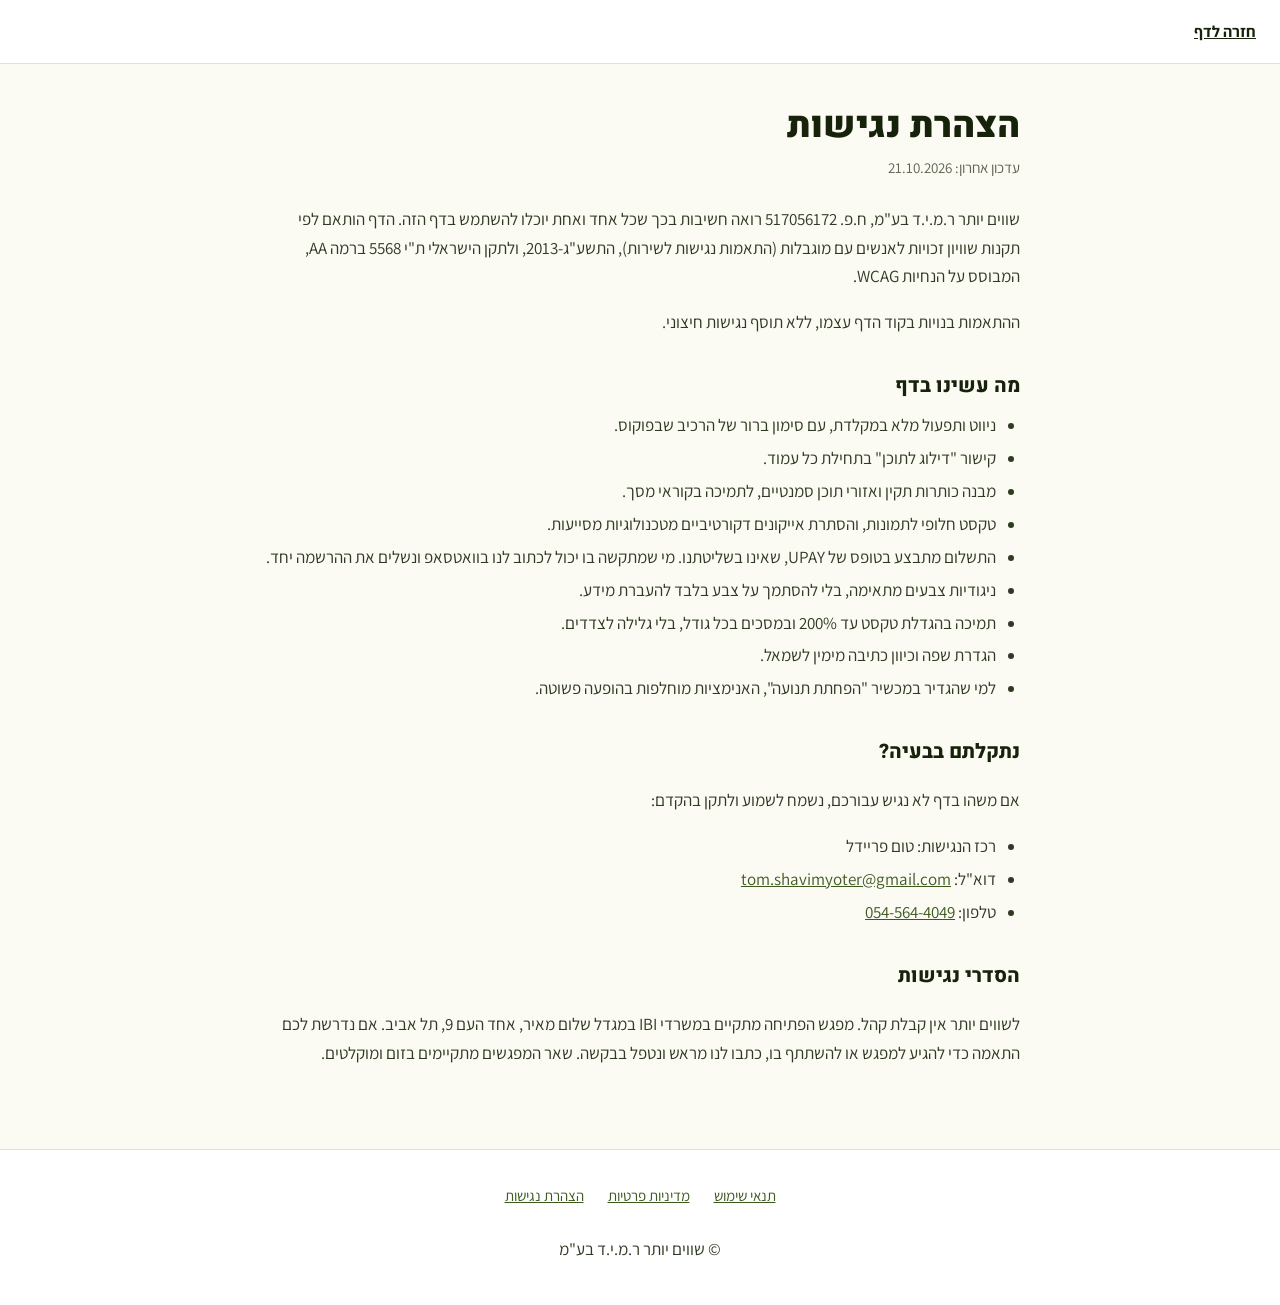
<file: accessibility.html>
<!doctype html>
<html lang="he" dir="rtl">
<head>
  <meta charset="utf-8" />
  <meta name="viewport" content="width=device-width, initial-scale=1" />
  <title>הצהרת נגישות | קורס שוק ההון | שווים יותר</title>
  <meta name="robots" content="noindex" />
  <link rel="icon" href="assets/logo.jpg" />
  <link rel="preconnect" href="https://fonts.googleapis.com" />
  <link rel="preconnect" href="https://fonts.gstatic.com" crossorigin />
  <link href="https://fonts.googleapis.com/css2?family=Assistant:wght@400;700&family=Heebo:wght@800;900&display=swap" rel="stylesheet" />
  <link rel="stylesheet" href="legal.css" />
</head>
<body>
  <a class="skip" href="#main">דילוג לתוכן</a>
  <header class="topbar"><a href="./" class="back">חזרה לדף</a></header>
  <main id="main" class="doc">
    <h1>הצהרת נגישות</h1>
    <p class="upd">עדכון אחרון: 21.10.2026</p>
    <p>שווים יותר ר.מ.י.ד בע"מ, ח.פ. 517056172 רואה חשיבות בכך שכל אחד ואחת יוכלו להשתמש בדף הזה. הדף הותאם לפי תקנות שוויון זכויות לאנשים עם מוגבלות (התאמות נגישות לשירות), התשע"ג-2013, ולתקן הישראלי ת"י 5568 ברמה AA, המבוסס על הנחיות WCAG.</p>
    <p>ההתאמות בנויות בקוד הדף עצמו, ללא תוסף נגישות חיצוני.</p>
    <h2>מה עשינו בדף</h2>
    <ul>
      <li>ניווט ותפעול מלא במקלדת, עם סימון ברור של הרכיב שבפוקוס.</li>
      <li>קישור "דילוג לתוכן" בתחילת כל עמוד.</li>
      <li>מבנה כותרות תקין ואזורי תוכן סמנטיים, לתמיכה בקוראי מסך.</li>
      <li>טקסט חלופי לתמונות, והסתרת אייקונים דקורטיביים מטכנולוגיות מסייעות.</li>
      <li>התשלום מתבצע בטופס של UPAY, שאינו בשליטתנו. מי שמתקשה בו יכול לכתוב לנו בוואטסאפ ונשלים את ההרשמה יחד.</li>
      <li>ניגודיות צבעים מתאימה, בלי להסתמך על צבע בלבד להעברת מידע.</li>
      <li>תמיכה בהגדלת טקסט עד 200% ובמסכים בכל גודל, בלי גלילה לצדדים.</li>
      <li>הגדרת שפה וכיוון כתיבה מימין לשמאל.</li>
      <li>למי שהגדיר במכשיר "הפחתת תנועה", האנימציות מוחלפות בהופעה פשוטה.</li>
    </ul>
    <h2>נתקלתם בבעיה?</h2>
    <p>אם משהו בדף לא נגיש עבורכם, נשמח לשמוע ולתקן בהקדם:</p>
    <ul>
      <li>רכז הנגישות: טום פריידל</li>
      <li>דוא"ל: <a href="mailto:tom.shavimyoter@gmail.com" dir="ltr">tom.shavimyoter@gmail.com</a></li>
      <li>טלפון: <a href="tel:0545644049" dir="ltr">054-564-4049</a></li>
    </ul>
    <h2>הסדרי נגישות</h2>
    <p>לשווים יותר אין קבלת קהל. מפגש הפתיחה מתקיים במשרדי IBI במגדל שלום מאיר, אחד העם 9, תל אביב. אם נדרשת לכם התאמה כדי להגיע למפגש או להשתתף בו, כתבו לנו מראש ונטפל בבקשה. שאר המפגשים מתקיימים בזום ומוקלטים.</p>
  </main>
  <footer>
    <nav aria-label="מסמכים"><a href="terms.html">תנאי שימוש</a><a href="privacy.html">מדיניות פרטיות</a><a href="accessibility.html">הצהרת נגישות</a></nav>
    <p>© שווים יותר ר.מ.י.ד בע"מ</p>
  </footer>
</body>
</html>
</file>
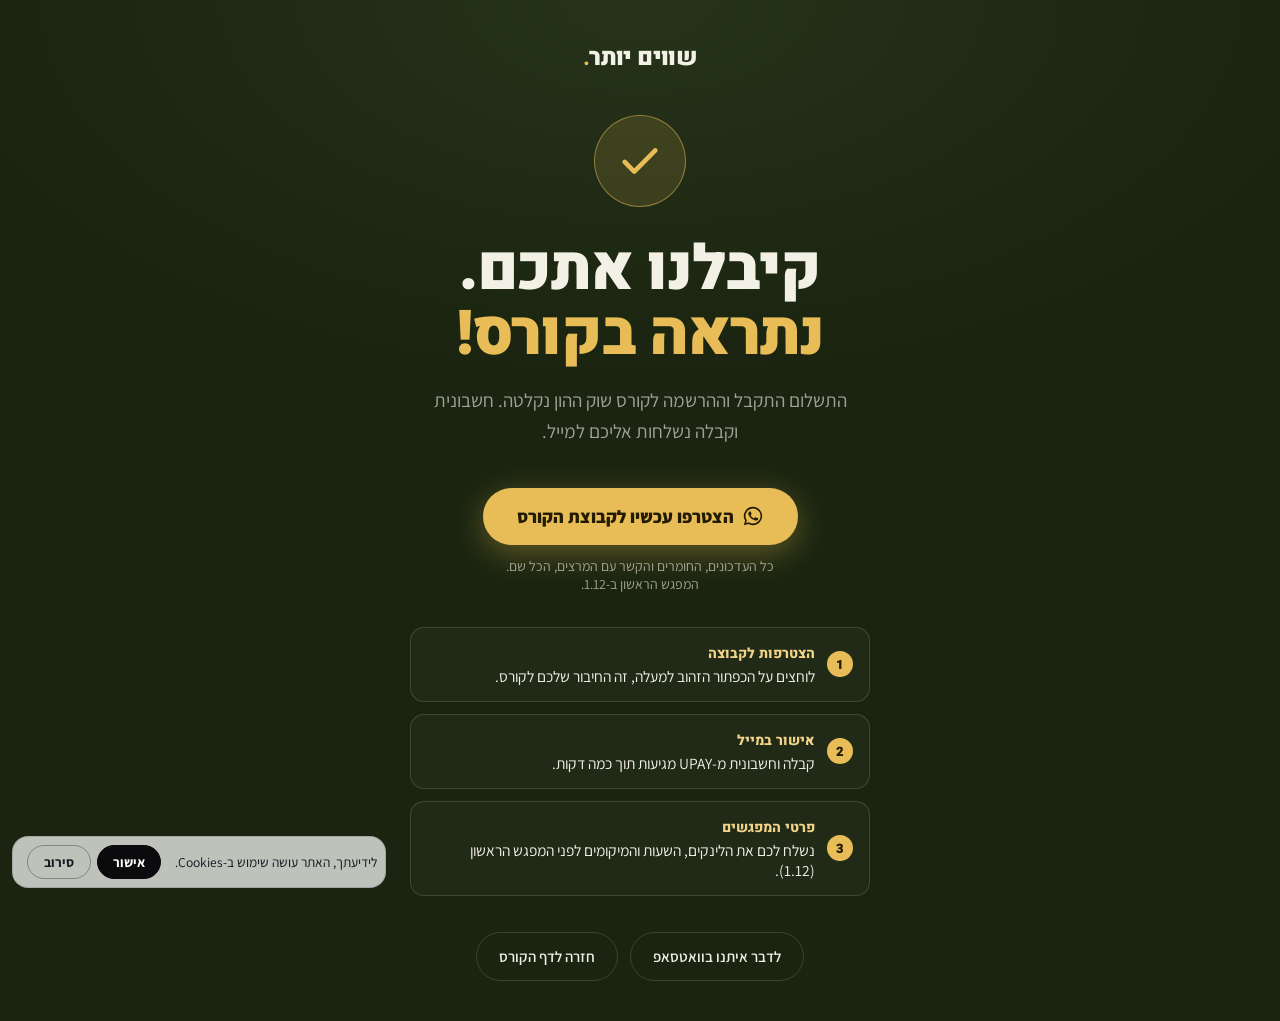
<file: pay-return.html>
<!doctype html>
<html lang="he" dir="rtl">
<head>
  <meta charset="utf-8" />
  <meta name="viewport" content="width=device-width, initial-scale=1, viewport-fit=cover" />
  <meta name="theme-color" content="#1a2410" />
  <meta name="robots" content="noindex" />
  <title>מעבד את התשלום…</title>
  <style>
    html,body{height:100%}
    body{margin:0;background:#1a2410;color:#f3f1e6;font-family:"Assistant","Segoe UI","Arial Hebrew",Arial,sans-serif;display:grid;place-items:center;text-align:center}
    .box{display:flex;flex-direction:column;align-items:center;gap:16px}
    .spin{width:38px;height:38px;border-radius:50%;border:3px solid rgba(232,189,87,.25);border-top-color:#e8bd57;animation:s .8s linear infinite}
    @keyframes s{to{transform:rotate(360deg)}}
    p{margin:0;color:rgba(243,241,230,.7);font-size:15px}
  </style>
</head>
<body>
  <div class="box">
    <div class="spin" aria-hidden="true"></div>
    <p>מעבד את התשלום, רגע…</p>
  </div>
  <script>
    (function () {
      // UPAY loads this page inside the payment iframe after the transaction,
      // passing the result as query params. We bounce the TOP window to the
      // branded thank-you page (success) or back to the register section (failure).
      var p = new URLSearchParams(location.search);
      var err = p.get("errormessage");
      var pd = (p.get("providererrordescription") || "").toUpperCase();
      var failed = !!err || (pd && pd !== "SUCCESS");

      // distributor attribution: our utm params survived UPAY's round-trip on the
      // returnurl; report them + the transaction id to the dedicated Make webhook.
      // sendBeacon is fire-and-forget and survives the redirect below.
      // ⚠️ dedicated "landing events" webhook only — NEVER the ManyChat scenario's.
      var ATTRIBUTION_WEBHOOK_URL = "https://hook.eu2.make.com/mu61xo25bwjq2wojr7dzxkcldiofovrm"; // תרחיש "אירועי דף נחיתה"
      try {
        if (ATTRIBUTION_WEBHOOK_URL && !failed) {
          var body = new URLSearchParams({
            type: "payment",
            page: "shuk-hahon", // בלי page הפנקס רושם את השורה כנדל"ן (ברירת המחדל ב-Make)
            txid: p.get("transactionid") || "",
            amount: p.get("amount") || "",
            utm_source: p.get("utm_source") || "",
            utm_medium: p.get("utm_medium") || ""
          });
          navigator.sendBeacon(ATTRIBUTION_WEBHOOK_URL, body);
        }
      } catch (e) {}

      // מספר העסקה והסכום עוברים לדף התודה: שם נספרת רכישה אחת לכל עסקה (10/11)
      var tx = (p.get("transactionid") || "").replace(/[^\w-]/g, "").slice(0, 64);
      var amt = (p.get("amount") || "").replace(/[^\d.]/g, "").slice(0, 10);
      var dest = failed ? "./?payment=failed#register" : "./toda.html" + (tx ? "?tx=" + encodeURIComponent(tx) + (amt ? "&v=" + amt : "") : "");
      function go() {
        var target = window.top || window;
        try {
          target.location.href = new URL(dest, location.href).href;
        } catch (e) {
          location.href = dest;
        }
      }

      // purchase נשלח כבר כאן (15/11/2026): כשהאירוע היה רק בדף התודה, אחרי עוד מעבר עמוד, חלק מהרכישות לא נרשמו
      // (בבלאק פריידי 14/11 נרשמה 1 מ-4). הדף הזה נטען תמיד כש-UPAY מחזיר הצלחה, ובאותו דומיין, אז הייחוס נשמר.
      // אותו מפתח כמו בדף התודה, כדי שלא ייספר פעמיים.
      var GA = "G-NR923MZ0BW", key = "purchase_sent_" + tx, sent = false;
      try { sent = localStorage.getItem(key) === "1"; } catch (e) {}
      if (failed || !tx || sent) { go(); return; }
      var v = Number(amt) || 390;
      var done = false;
      function fin() { if (done) return; done = true; go(); }
      window.dataLayer = window.dataLayer || [];
      window.gtag = function () { window.dataLayer.push(arguments); };
      gtag("js", new Date());
      gtag("config", GA, { send_page_view: false });
      gtag("event", "purchase", {
        currency: "ILS", value: v, transaction_id: tx, page_id: "shuk-hahon",
        items: [{ item_name: "קורס שוק ההון", price: v, quantity: 1 }],
        transport_type: "beacon",
        event_callback: function () { try { localStorage.setItem(key, "1"); } catch (e) {} fin(); }
      });
      var s = document.createElement("script");
      s.async = true;
      s.src = "https://www.googletagmanager.com/gtag/js?id=" + GA;
      s.onerror = fin;
      document.head.appendChild(s);
      setTimeout(fin, 1500); // בכל מקרה לא מחזיקים את הרוכש יותר משנייה וחצי
    })();
  </script>
</body>
</html>
</file>
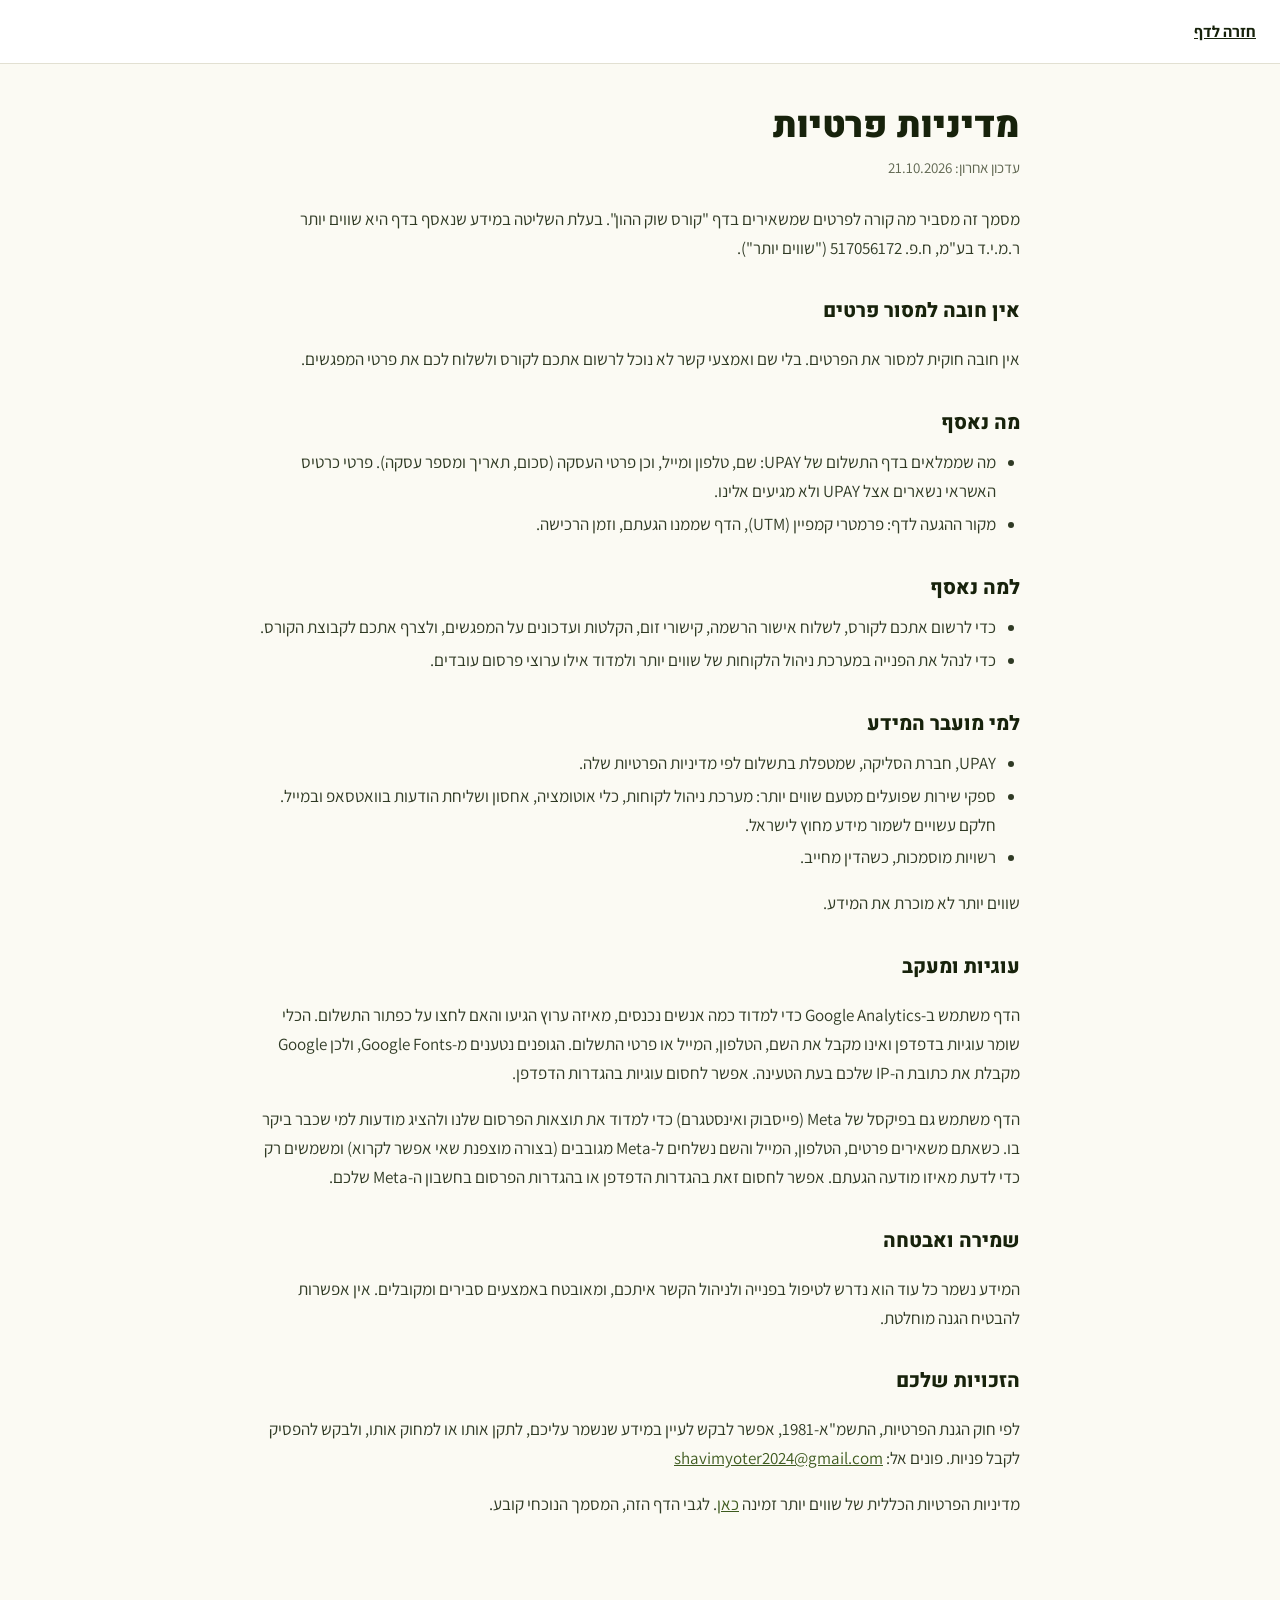
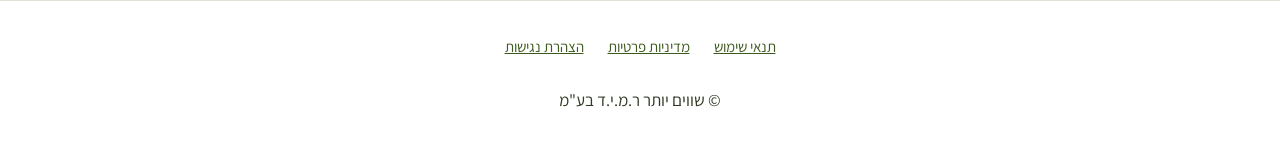
<file: privacy.html>
<!doctype html>
<html lang="he" dir="rtl">
<head>
  <meta charset="utf-8" />
  <meta name="viewport" content="width=device-width, initial-scale=1" />
  <title>מדיניות פרטיות | קורס שוק ההון | שווים יותר</title>
  <meta name="robots" content="noindex" />
  <link rel="icon" href="assets/logo.jpg" />
  <link rel="preconnect" href="https://fonts.googleapis.com" />
  <link rel="preconnect" href="https://fonts.gstatic.com" crossorigin />
  <link href="https://fonts.googleapis.com/css2?family=Assistant:wght@400;700&family=Heebo:wght@800;900&display=swap" rel="stylesheet" />
  <link rel="stylesheet" href="legal.css" />
</head>
<body>
  <a class="skip" href="#main">דילוג לתוכן</a>
  <header class="topbar"><a href="./" class="back">חזרה לדף</a></header>
  <main id="main" class="doc">
    <h1>מדיניות פרטיות</h1>
    <p class="upd">עדכון אחרון: 21.10.2026</p>
    <p>מסמך זה מסביר מה קורה לפרטים שמשאירים בדף "קורס שוק ההון". בעלת השליטה במידע שנאסף בדף היא שווים יותר ר.מ.י.ד בע"מ, ח.פ. 517056172 ("שווים יותר").</p>
    <h2>אין חובה למסור פרטים</h2>
    <p>אין חובה חוקית למסור את הפרטים. בלי שם ואמצעי קשר לא נוכל לרשום אתכם לקורס ולשלוח לכם את פרטי המפגשים.</p>
    <h2>מה נאסף</h2>
    <ul>
      <li>מה שממלאים בדף התשלום של UPAY: שם, טלפון ומייל, וכן פרטי העסקה (סכום, תאריך ומספר עסקה). פרטי כרטיס האשראי נשארים אצל UPAY ולא מגיעים אלינו.</li>
      <li>מקור ההגעה לדף: פרמטרי קמפיין (UTM), הדף שממנו הגעתם, וזמן הרכישה.</li>
    </ul>
    <h2>למה נאסף</h2>
    <ul>
      <li>כדי לרשום אתכם לקורס, לשלוח אישור הרשמה, קישורי זום, הקלטות ועדכונים על המפגשים, ולצרף אתכם לקבוצת הקורס.</li>
      <li>כדי לנהל את הפנייה במערכת ניהול הלקוחות של שווים יותר ולמדוד אילו ערוצי פרסום עובדים.</li>
    </ul>
    <h2>למי מועבר המידע</h2>
    <ul>
      <li>UPAY, חברת הסליקה, שמטפלת בתשלום לפי מדיניות הפרטיות שלה.</li>
      <li>ספקי שירות שפועלים מטעם שווים יותר: מערכת ניהול לקוחות, כלי אוטומציה, אחסון ושליחת הודעות בוואטסאפ ובמייל. חלקם עשויים לשמור מידע מחוץ לישראל.</li>
      <li>רשויות מוסמכות, כשהדין מחייב.</li>
    </ul>
    <p>שווים יותר לא מוכרת את המידע.</p>
    <h2>עוגיות ומעקב</h2>
    <p>הדף משתמש ב-Google Analytics כדי למדוד כמה אנשים נכנסים, מאיזה ערוץ הגיעו והאם לחצו על כפתור התשלום. הכלי שומר עוגיות בדפדפן ואינו מקבל את השם, הטלפון, המייל או פרטי התשלום. הגופנים נטענים מ-Google Fonts, ולכן Google מקבלת את כתובת ה-IP שלכם בעת הטעינה. אפשר לחסום עוגיות בהגדרות הדפדפן.</p>
    <p>הדף משתמש גם בפיקסל של Meta (פייסבוק ואינסטגרם) כדי למדוד את תוצאות הפרסום שלנו ולהציג מודעות למי שכבר ביקר בו. כשאתם משאירים פרטים, הטלפון, המייל והשם נשלחים ל-Meta מגובבים (בצורה מוצפנת שאי אפשר לקרוא) ומשמשים רק כדי לדעת מאיזו מודעה הגעתם. אפשר לחסום זאת בהגדרות הדפדפן או בהגדרות הפרסום בחשבון ה-Meta שלכם.</p>
    <h2>שמירה ואבטחה</h2>
    <p>המידע נשמר כל עוד הוא נדרש לטיפול בפנייה ולניהול הקשר איתכם, ומאובטח באמצעים סבירים ומקובלים. אין אפשרות להבטיח הגנה מוחלטת.</p>
    <h2>הזכויות שלכם</h2>
    <p>לפי חוק הגנת הפרטיות, התשמ"א-1981, אפשר לבקש לעיין במידע שנשמר עליכם, לתקן אותו או למחוק אותו, ולבקש להפסיק לקבל פניות. פונים אל: <a href="mailto:shavimyoter2024@gmail.com" dir="ltr">shavimyoter2024@gmail.com</a></p>
    <p>מדיניות הפרטיות הכללית של שווים יותר זמינה <a href="https://go.shavimyoter.co/r/privacy" target="_blank" rel="noopener">כאן</a>. לגבי הדף הזה, המסמך הנוכחי קובע.</p>
  </main>
  <footer>
    <nav aria-label="מסמכים"><a href="terms.html">תנאי שימוש</a><a href="privacy.html">מדיניות פרטיות</a><a href="accessibility.html">הצהרת נגישות</a></nav>
    <p>© שווים יותר ר.מ.י.ד בע"מ</p>
  </footer>
</body>
</html>
</file>
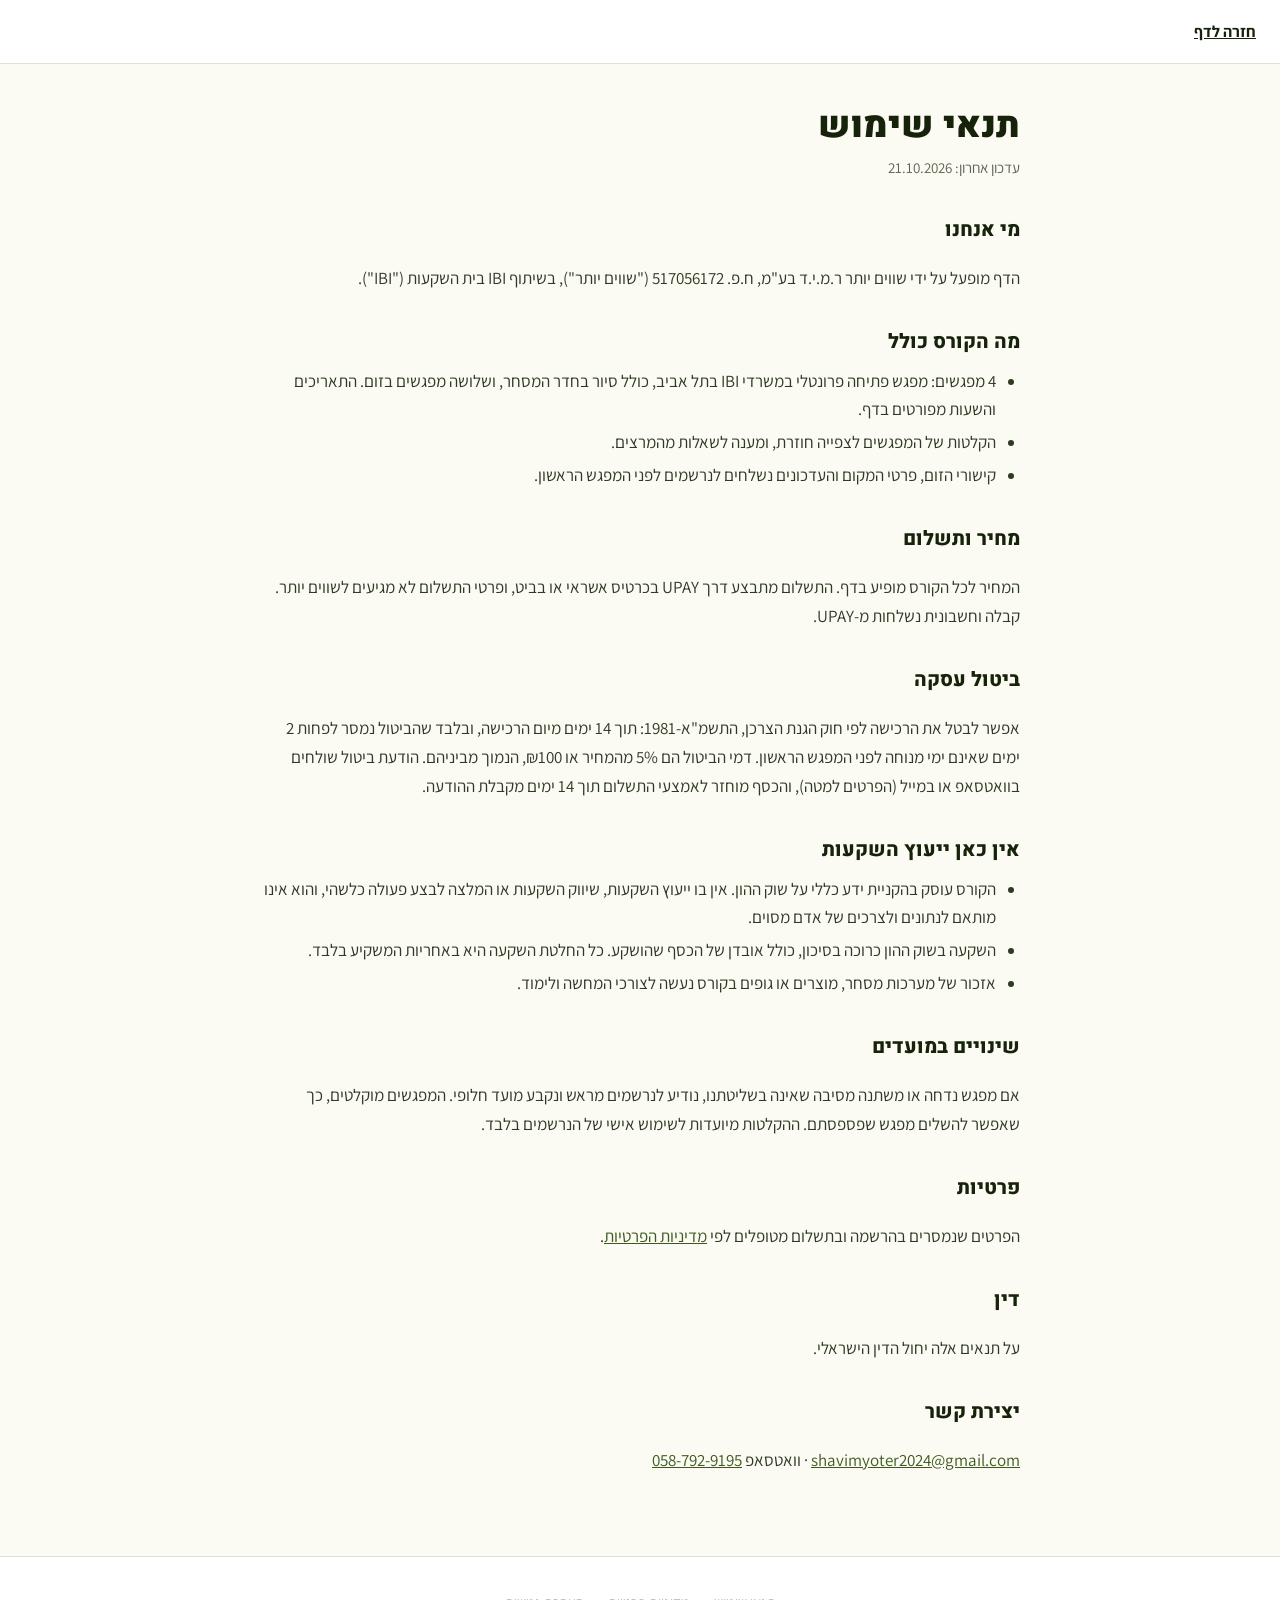
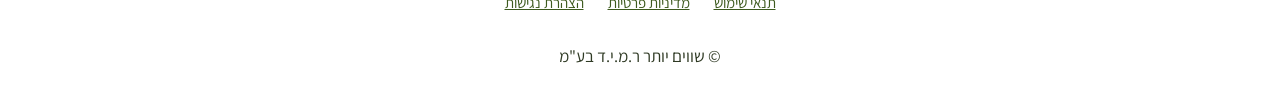
<file: terms.html>
<!doctype html>
<html lang="he" dir="rtl">
<head>
  <meta charset="utf-8" />
  <meta name="viewport" content="width=device-width, initial-scale=1" />
  <title>תנאי שימוש | קורס שוק ההון | שווים יותר</title>
  <meta name="robots" content="noindex" />
  <link rel="icon" href="assets/logo.jpg" />
  <link rel="preconnect" href="https://fonts.googleapis.com" />
  <link rel="preconnect" href="https://fonts.gstatic.com" crossorigin />
  <link href="https://fonts.googleapis.com/css2?family=Assistant:wght@400;700&family=Heebo:wght@800;900&display=swap" rel="stylesheet" />
  <link rel="stylesheet" href="legal.css" />
</head>
<body>
  <a class="skip" href="#main">דילוג לתוכן</a>
  <header class="topbar"><a href="./" class="back">חזרה לדף</a></header>
  <main id="main" class="doc">
    <h1>תנאי שימוש</h1>
    <p class="upd">עדכון אחרון: 21.10.2026</p>
    <h2>מי אנחנו</h2>
    <p>הדף מופעל על ידי שווים יותר ר.מ.י.ד בע"מ, ח.פ. 517056172 ("שווים יותר"), בשיתוף IBI בית השקעות ("IBI").</p>
    <h2>מה הקורס כולל</h2>
    <ul>
      <li>4 מפגשים: מפגש פתיחה פרונטלי במשרדי IBI בתל אביב, כולל סיור בחדר המסחר, ושלושה מפגשים בזום. התאריכים והשעות מפורטים בדף.</li>
      <li>הקלטות של המפגשים לצפייה חוזרת, ומענה לשאלות מהמרצים.</li>
      <li>קישורי הזום, פרטי המקום והעדכונים נשלחים לנרשמים לפני המפגש הראשון.</li>
    </ul>
    <h2>מחיר ותשלום</h2>
    <p>המחיר לכל הקורס מופיע בדף. התשלום מתבצע דרך UPAY בכרטיס אשראי או בביט, ופרטי התשלום לא מגיעים לשווים יותר. קבלה וחשבונית נשלחות מ-UPAY.</p>
    <h2>ביטול עסקה</h2>
    <p>אפשר לבטל את הרכישה לפי חוק הגנת הצרכן, התשמ"א-1981: תוך 14 ימים מיום הרכישה, ובלבד שהביטול נמסר לפחות 2 ימים שאינם ימי מנוחה לפני המפגש הראשון. דמי הביטול הם 5% מהמחיר או ₪100, הנמוך מביניהם. הודעת ביטול שולחים בוואטסאפ או במייל (הפרטים למטה), והכסף מוחזר לאמצעי התשלום תוך 14 ימים מקבלת ההודעה.</p>
    <h2>אין כאן ייעוץ השקעות</h2>
    <ul>
      <li>הקורס עוסק בהקניית ידע כללי על שוק ההון. אין בו ייעוץ השקעות, שיווק השקעות או המלצה לבצע פעולה כלשהי, והוא אינו מותאם לנתונים ולצרכים של אדם מסוים.</li>
      <li>השקעה בשוק ההון כרוכה בסיכון, כולל אובדן של הכסף שהושקע. כל החלטת השקעה היא באחריות המשקיע בלבד.</li>
      <li>אזכור של מערכות מסחר, מוצרים או גופים בקורס נעשה לצורכי המחשה ולימוד.</li>
    </ul>
    <h2>שינויים במועדים</h2>
    <p>אם מפגש נדחה או משתנה מסיבה שאינה בשליטתנו, נודיע לנרשמים מראש ונקבע מועד חלופי. המפגשים מוקלטים, כך שאפשר להשלים מפגש שפספסתם. ההקלטות מיועדות לשימוש אישי של הנרשמים בלבד.</p>
    <h2>פרטיות</h2>
    <p>הפרטים שנמסרים בהרשמה ובתשלום מטופלים לפי <a href="privacy.html">מדיניות הפרטיות</a>.</p>
    <h2>דין</h2>
    <p>על תנאים אלה יחול הדין הישראלי.</p>
    <h2>יצירת קשר</h2>
    <p><a href="mailto:shavimyoter2024@gmail.com" dir="ltr">shavimyoter2024@gmail.com</a> · וואטסאפ <a href="https://wa.me/972587929195" dir="ltr">058-792-9195</a></p>
  </main>
  <footer>
    <nav aria-label="מסמכים"><a href="terms.html">תנאי שימוש</a><a href="privacy.html">מדיניות פרטיות</a><a href="accessibility.html">הצהרת נגישות</a></nav>
    <p>© שווים יותר ר.מ.י.ד בע"מ</p>
  </footer>
</body>
</html>
</file>
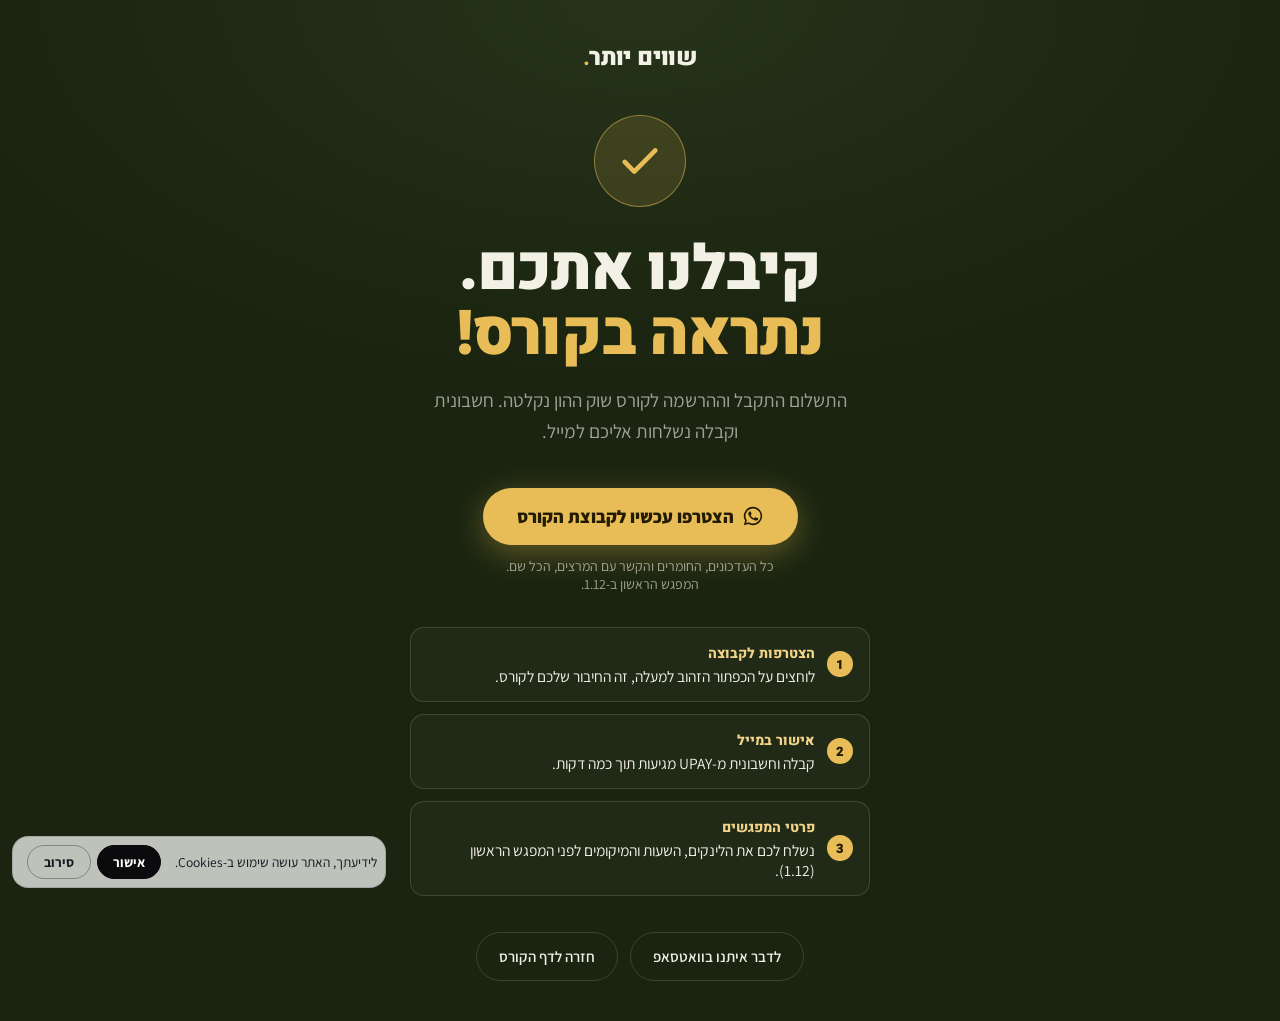
<file: toda.html>
<!doctype html>
<html lang="he" dir="rtl">
<head>
  <meta charset="utf-8" />
  <meta name="viewport" content="width=device-width, initial-scale=1, viewport-fit=cover" />
  <meta name="theme-color" content="#1a2410" />
  <meta name="robots" content="noindex" />
  <title>תודה על ההרשמה | קורס שוק ההון · שווים יותר</title>

  <link rel="preconnect" href="https://fonts.googleapis.com" />
  <link rel="preconnect" href="https://fonts.gstatic.com" crossorigin />
  <link href="https://fonts.googleapis.com/css2?family=Heebo:wght@400;500;700;800;900&family=Assistant:wght@400;500;600;700&display=swap" rel="stylesheet" />

  <!-- GA4: זרם "דפי נחיתה". purchase רק כשיש מספר עסקה מ-pay-return, פעם אחת לכל עסקה (10/11: עד אז רכישה בשוק ההון לא נמדדה בכלל) -->
  <script async src="https://www.googletagmanager.com/gtag/js?id=G-NR923MZ0BW"></script>
  <script>
    window.dataLayer = window.dataLayer || [];
    function gtag(){ dataLayer.push(arguments); }
    gtag("js", new Date()); gtag("config", "G-NR923MZ0BW");
    (function () {
      var q = new URLSearchParams(location.search);
      var tx = (q.get("tx") || "").replace(/[^\w-]/g, "").slice(0, 64);
      var v = Number(q.get("v")) || 390; // UPAY לא תמיד מחזיר סכום: ברירת מחדל = מחיר הקורס
      if (!tx) return; // כניסה ישירה לדף התודה לא נספרת כרכישה
      var key = "purchase_sent_" + tx, sent = false;
      try { sent = localStorage.getItem(key) === "1"; } catch (e) {}
      if (sent) return;
      gtag("event", "purchase", { currency: "ILS", value: v, transaction_id: tx, page_id: "shuk-hahon",
        items: [{ item_name: "קורס שוק ההון", price: v, quantity: 1 }] });
      try { localStorage.setItem(key, "1"); } catch (e) {}
    })();
  </script>

  <style>
    :root {
      --bg:#1a2410; --bg-lift:#26331a; --gold:#e8bd57; --gold-soft:#f2d488;
      --cream:#f3f1e6; --muted:rgba(243,241,230,.62); --line:rgba(243,241,230,.15);
      --ease:cubic-bezier(.22,1,.36,1);
    }
    * { box-sizing: border-box; }
    body {
      margin: 0; min-height: 100svh; background: var(--bg); color: var(--cream);
      font-family: "Assistant", "Segoe UI", "Arial Hebrew", Arial, sans-serif;
      display: flex; flex-direction: column; align-items: center; justify-content: center;
      text-align: center; padding: 40px 22px; overflow-x: hidden;
      background: radial-gradient(90% 60% at 50% 0%, var(--bg-lift), var(--bg) 62%);
    }
    a { color: inherit; text-decoration: none; }
    .display { font-family: "Heebo", "Assistant", sans-serif; }

    .brand { font-family: "Heebo", sans-serif; font-weight: 900; font-size: 24px; letter-spacing: -.6px; margin-bottom: 40px; }
    .brand b { color: var(--gold); }

    .check {
      width: 92px; height: 92px; border-radius: 50%; margin: 0 auto 30px;
      display: grid; place-items: center;
      background: rgba(232,189,87,.14); border: 1.5px solid rgba(232,189,87,.5);
      animation: pop .6s var(--ease) both;
    }
    .check svg { width: 46px; height: 46px; }
    .check path { stroke-dasharray: 40; stroke-dashoffset: 40; animation: draw .6s .25s var(--ease) forwards; }
    @keyframes pop { from { transform: scale(.7); opacity: 0; } to { transform: scale(1); opacity: 1; } }
    @keyframes draw { to { stroke-dashoffset: 0; } }

    h1 { font-weight: 900; font-size: clamp(34px, 7vw, 62px); line-height: 1.05; letter-spacing: -.02em; margin: 0 0 18px; }
    h1 .accent { color: var(--gold); }
    p.lead { max-width: 46ch; margin: 0 0 12px; color: var(--muted); font-size: clamp(16px,2vw,19px); line-height: 1.6; }

    .steps { list-style: none; margin: 34px 0 0; padding: 0; display: grid; gap: 12px; max-width: 460px; width: 100%; text-align: start; }
    .steps li { position: relative; padding-block: 15px; padding-inline-start: 54px; padding-inline-end: 18px; border: 1px solid var(--line); border-radius: 14px; background: rgba(243,241,230,.03); font-size: 15.5px; }
    .steps li b { display: block; color: var(--gold-soft); font-family: "Heebo", sans-serif; font-weight: 800; font-size: 14px; margin-bottom: 2px; }
    .steps li .num {
      position: absolute; inset-inline-start: 16px; top: 50%; transform: translateY(-50%);
      width: 26px; height: 26px; border-radius: 50%; display: grid; place-items: center;
      background: var(--gold); color: #241c00; font-family: "Heebo", sans-serif; font-weight: 900; font-size: 13px;
    }

    .cta { display: flex; gap: 12px; flex-wrap: wrap; justify-content: center; margin-top: 36px; }
    .btn { display: inline-flex; align-items: center; justify-content: center; gap: 8px; font-family: "Assistant", sans-serif; font-weight: 700; border: 0; cursor: pointer; border-radius: 100px; transition: background .25s, color .25s; }
    .btn-gold { background: var(--gold); color: #241c00; font-size: 16px; padding: 14px 28px; }
    .btn-gold:hover { background: var(--gold-soft); }
    .btn-line { background: transparent; color: var(--cream); font-weight: 600; font-size: 15px; padding: 14px 22px; border: 1px solid var(--line); }
    .btn-line:hover { border-color: var(--gold); color: var(--gold-soft); }

    .btn-join {
      margin-top: 30px; font-size: 18px; font-weight: 800; padding: 17px 34px;
      box-shadow: 0 8px 32px rgba(232,189,87,.35);
      animation: pop .6s .45s var(--ease) both;
    }
    .join-note { margin: 12px 0 0; color: var(--muted); font-size: 14px; max-width: 40ch; }

    @media (prefers-reduced-motion: reduce) {
      .check, .check path, .btn-join { animation: none; stroke-dashoffset: 0; opacity: 1; transform: none; }
    }
  </style>
</head>
<body>
  <main style="display: contents">
  <div class="brand display">שווים יותר<b>.</b></div>

  <div class="check" aria-hidden="true">
    <svg viewBox="0 0 24 24" fill="none"><path d="M4 12.5l5 5L20 6.5" stroke="#e8bd57" stroke-width="2.4" stroke-linecap="round" stroke-linejoin="round"/></svg>
  </div>

  <h1 class="display">קיבלנו אתכם.<br><span class="accent">נתראה בקורס!</span></h1>
  <p class="lead">התשלום התקבל וההרשמה לקורס שוק ההון נקלטה. חשבונית וקבלה נשלחות אליכם למייל.</p>

  <!-- primary action: join the cohort WhatsApp group, via Tom's generic redirect
       (he swaps the real invite behind it — never hardcode the raw group link) -->
  <a class="btn btn-gold btn-join" id="join-group" href="https://7yojte.s.gy/shookhhaon" target="_blank" rel="noopener">
    <svg viewBox="0 0 24 24" width="22" height="22" fill="currentColor" aria-hidden="true"><path d="M12 2a10 10 0 0 0-8.6 15.1L2 22l5-1.3A10 10 0 1 0 12 2Zm0 18.2a8.2 8.2 0 0 1-4.2-1.2l-.3-.2-3 .8.8-2.9-.2-.3A8.2 8.2 0 1 1 12 20.2Zm4.5-6.1c-.2-.1-1.5-.7-1.7-.8-.2-.1-.4-.1-.6.1-.2.2-.6.8-.8 1-.1.2-.3.2-.5.1a6.7 6.7 0 0 1-3.4-3c-.3-.4 0-.5.2-.7l.4-.5c.1-.2.2-.3.3-.5v-.5c0-.1-.6-1.4-.8-1.9-.2-.5-.4-.4-.6-.4h-.5c-.2 0-.5.1-.7.3-.2.3-.9.9-.9 2.2s.9 2.6 1.1 2.7c.1.2 1.9 2.9 4.6 4 .6.3 1.1.5 1.5.6.7.2 1.2.2 1.7.1.5-.1 1.5-.6 1.7-1.2.2-.6.2-1.1.2-1.2 0-.1-.2-.2-.4-.3Z"/></svg>
    הצטרפו עכשיו לקבוצת הקורס
  </a>
  <p class="join-note">כל העדכונים, החומרים והקשר עם המרצים, הכל שם. המפגש הראשון ב-1.12.</p>

  <ol class="steps">
    <li><span class="num">1</span><b>הצטרפות לקבוצה</b>לוחצים על הכפתור הזהוב למעלה, זה החיבור שלכם לקורס.</li>
    <li><span class="num">2</span><b>אישור במייל</b>קבלה וחשבונית מ-UPAY מגיעות תוך כמה דקות.</li>
    <li><span class="num">3</span><b>פרטי המפגשים</b>נשלח לכם את הלינקים, השעות והמיקומים לפני המפגש הראשון (1.12).</li>
  </ol>

  <div class="cta">
    <a class="btn btn-line" href="https://wa.me/972587929195" target="_blank" rel="noopener">לדבר איתנו בוואטסאפ</a>
    <a class="btn btn-line" href="./">חזרה לדף הקורס</a>
  </div>
  </main>

  <script>
    // fail-safe: hide the group-join button while its href is still the placeholder,
    // so a deploy before the real invite link is pasted never shows a broken CTA.
    (function () {
      var j = document.getElementById("join-group");
      if (j && j.href.indexOf("REPLACE_GROUP_LINK") > -1) {
        j.style.display = "none";
        var n = document.querySelector(".join-note");
        if (n) n.style.display = "none";
      }
    })();
  </script>
  <script src="meta-pixel.js" data-page="shuk-hahon" defer></script>
</body>
</html>
</file>
<file: redesign.css>
/* Conversion redesign — loaded after the legacy CSS so it owns the visual system. */
:root { --ink:#0b1f33; --ink-2:#173852; --blue:#157ca8; --blue-deep:#0f6a94; --blue-soft:#dff3fb; --action:#ec5f28; --action-hover:#d5521f; --paper:#fffdf9; --canvas:#f3f7f8; --surface:#fff; --text:#153249; --text-soft:#4e6577; --border:#dce6eb; --shadow:0 20px 60px rgba(11,31,51,.10); --radius:22px; --maxw:1180px; }
* { box-sizing:border-box; }
html { scroll-padding-top:82px; }
body { background:var(--canvas); color:var(--text); font-family:"Assistant","Segoe UI",Arial,sans-serif; line-height:1.55; padding-bottom:44px; }
.display { font-family:"Heebo","Assistant",sans-serif; }
.wrap { max-width:var(--maxw); padding-inline:28px; }
a:focus-visible,button:focus-visible,summary:focus-visible { outline:3px solid #ffb18e; outline-offset:4px; border-radius:8px; }

/* Header */
.topbar { inset:0 0 auto; height:76px; padding:0 max(24px,calc((100vw - var(--maxw))/2)); background:rgba(255,253,249,.93); border-bottom:1px solid rgba(11,31,51,.08); backdrop-filter:blur(14px); -webkit-backdrop-filter:blur(14px); }
.topbar.scrolled { padding-block:0; background:rgba(255,253,249,.97); box-shadow:0 8px 28px rgba(11,31,51,.08); }
.brand__name { color:var(--ink); font-size:29px; letter-spacing:-1.1px; }
.brand__name b { color:var(--action); }
.topbar__status { color:var(--text-soft); font-size:14px; }
.topbar__status .pulse { background:var(--action); box-shadow:none; }
.btn { min-height:52px; border-radius:12px; font-weight:800; transition:transform .2s ease,background .2s ease,box-shadow .2s ease; }
.btn-gold { color:#fff; background:var(--action); padding:13px 25px; box-shadow:0 10px 24px rgba(255,122,69,.24); }
.btn-gold:hover { color:#fff; background:var(--action-hover); transform:translateY(-2px); box-shadow:0 14px 30px rgba(255,122,69,.30); }
.btn-line { color:var(--ink); padding:13px 6px; }
.btn-line::after { bottom:7px; background:rgba(11,31,51,.28); }
.btn-line:hover::after { background:var(--blue); }

/* Hero */
.hero { min-height:auto; padding-top:76px; overflow:hidden; color:var(--ink); background:radial-gradient(circle at 8% 22%,rgba(21,124,168,.12),transparent 34%),linear-gradient(180deg,#fffdf9 0%,#f3f8fa 100%); }
.hero::before,.hero::after,.hero__mark,.hero__edge { display:none; }
.hero__grid { display:grid; grid-template-columns:minmax(0,1.05fr) minmax(340px,.8fr); column-gap:70px; align-items:center; padding-block:76px 58px; min-height:690px; }
.hero__grid > :not(.hero__visual) { grid-column:1; }
.hero .eyebrow { color:var(--blue); margin:0 0 18px; font-weight:800; letter-spacing:0; }
.hero .eyebrow::before { width:28px; background:var(--blue); }
.hero__title { color:var(--ink); font-size:clamp(52px,6vw,82px); line-height:.98; letter-spacing:-.045em; }
.hero__title .accent { color:var(--blue); }
.hero__sub { color:var(--text-soft); max-width:55ch; margin-top:24px; font-size:clamp(18px,1.7vw,21px); line-height:1.55; }
.hero__cta { margin-top:28px; gap:18px; }
.hero__promo { width:fit-content; margin-top:18px; color:#a34420; background:#fff0e8; border:1px solid #ffd2bf; border-radius:10px; padding:7px 12px; font-weight:700; }
.hero__proof { position:static; transform:none; width:auto; margin:20px 0 0; padding:0; border:0; box-shadow:none; background:transparent; color:var(--text-soft); display:flex; flex-direction:row; flex-wrap:wrap; gap:7px 15px; font-size:14px; line-height:1.4; backdrop-filter:none; }
.hero__proof strong { flex-basis:100%; color:var(--ink); font-size:15px; margin:0; }
.hero__proof span { white-space:nowrap; }
.hero__visual { grid-column:2; grid-row:1/7; position:relative; margin:0; align-self:stretch; min-height:560px; border-radius:30px; overflow:hidden; box-shadow:0 30px 80px rgba(11,31,51,.18); background:#c9d9e1; }
.hero__visual img { display:block; width:100%; height:100%; object-fit:cover; object-position:50% 42%; }
.hero__visual::after { content:""; position:absolute; inset:auto 0 0; height:42%; background:linear-gradient(transparent,rgba(5,21,34,.88)); }
.hero__visual figcaption { position:absolute; z-index:2; inset:auto 24px 24px; color:#fff; display:flex; flex-direction:column; line-height:1.35; }
.hero__visual figcaption b { font-size:20px; }
.hero__visual figcaption span { margin-top:5px; color:rgba(255,255,255,.80); }
/* Conversion pages should reveal the offer immediately; legacy entrance animation is neutralized. */
body.js:not(.no-gsap) .hero .eyebrow,
body.js:not(.no-gsap) .hero__sub,
body.js:not(.no-gsap) .hero__cta>* ,
body.js:not(.no-gsap) .hero__foot .stat,
body.js:not(.no-gsap) .scroll-cue,
body.js:not(.no-gsap) .hero__mark { opacity:1 !important; transform:none !important; }
body.js:not(.no-gsap) .hero__title .line>span { transform:none !important; }
.hero__foot { border-top:1px solid var(--border); background:rgba(255,255,255,.68); }
.stats { color:var(--ink); }
.stat { border-color:var(--border); }
.stat b { color:var(--ink); }
.stat span,.scroll-cue { color:var(--text-soft); }
.scroll-cue .bar { background:var(--blue); }

/* Shared sections */
.section { padding-block:105px; color:var(--text); background:var(--paper); }
.section:nth-of-type(odd) { background:var(--canvas); }
.section__head { max-width:760px; margin-bottom:46px; }
.section .eyebrow { color:var(--blue); font-weight:800; letter-spacing:0; }
.section .eyebrow::before { background:var(--blue); width:28px; }
.section__title { color:var(--ink); font-size:clamp(40px,5vw,64px); line-height:1.08; letter-spacing:-.035em; }
.section__title .accent { color:var(--blue); }
.section__lead { color:var(--text-soft); font-size:19px; line-height:1.6; max-width:62ch; }

/* Audience */
.aud-grid { display:grid; grid-template-columns:repeat(4,1fr); gap:16px; }
.aud-card { min-height:250px; padding:26px; border:1px solid var(--border); border-radius:var(--radius); background:var(--surface); box-shadow:0 10px 34px rgba(11,31,51,.05); transition:transform .2s,box-shadow .2s; }
.aud-card:hover { transform:translateY(-4px); box-shadow:var(--shadow); }
.aud-card__n { color:var(--blue); font-size:13px; font-weight:900; }
.aud-card h3 { margin:34px 0 12px; color:var(--ink); font-size:22px; line-height:1.2; }
.aud-card p { color:var(--text-soft); font-size:16px; line-height:1.6; }

/* Outcomes */
#gains { background:var(--ink); color:#fff; }
#gains .eyebrow { color:#7fd4f2; }
#gains .eyebrow::before { background:#7fd4f2; }
#gains .section__title { color:#fff; }
#gains .section__title .accent { color:#7fd4f2; }
.gains { display:grid; grid-template-columns:repeat(2,1fr); gap:0 36px; counter-reset:gains; }
.gains li { position:relative; color:rgba(255,255,255,.82); border-color:rgba(255,255,255,.16); padding:24px 54px 24px 0; font-size:18px; }
.gains li::before { counter-increment:gains; content:"0" counter(gains); position:absolute; right:0; top:24px; color:#7fd4f2; font-size:13px; font-weight:900; }
.gains li b { color:#fff; }

/* Syllabus */
.syl { border-top:1px solid var(--border); }
.syl details { background:transparent; border:0; border-bottom:1px solid var(--border); border-radius:0; }
.syl details[open] { background:#fff; box-shadow:0 14px 40px rgba(11,31,51,.06); border-radius:16px; margin:10px 0; border:1px solid var(--border); }
.syl summary { min-height:90px; padding:20px 22px; color:var(--ink); }
.syl__num { color:var(--blue); font-weight:900; }
.syl__title { font-size:20px; }
.syl__date,.syl__badge { color:var(--text-soft); }
.syl__body { color:var(--text-soft); padding:0 76px 26px 24px; }
.syl__chev { border-color:var(--blue); }

/* Authority */
#mentors { background:#edf5f7; }
.partner-chips { gap:12px; }
.pc { background:#fff; color:var(--ink); border:1px solid var(--border); border-radius:12px; box-shadow:0 8px 24px rgba(11,31,51,.05); }
.mentor-grid { display:grid; grid-template-columns:repeat(3,1fr); gap:18px; }
.mentor-card { padding:26px; border:1px solid var(--border); background:#fff; border-radius:var(--radius); box-shadow:0 10px 35px rgba(11,31,51,.06); }
.mentor-card__badge { color:var(--blue); background:var(--blue-soft); }
.mentor-card h3 { color:var(--ink); }
.mentor-card p,.mentor-card__role,.mentor-card__bio { color:var(--text-soft); }

/* Proof */
#testimonials { background:var(--paper); color:var(--text); }
#testimonials .section__title { color:var(--ink); }
#testimonials .section__title .accent { color:var(--blue); }
#testimonials .eyebrow { color:var(--blue); }
.chat-screen { border:1px solid #cbdde3; border-radius:22px; box-shadow:var(--shadow); overflow:hidden; }
.chat-bar { background:#e7f2f5; color:var(--ink); }
.chat-bar__status { color:var(--text-soft); }
.chat-body { background:#f5efe5; }
.bubble { color:#18352a; box-shadow:0 5px 15px rgba(0,0,0,.08); }
#gallery { padding-top:72px; background:var(--paper); color:var(--text); }
#gallery .section__title { color:var(--ink); }
#gallery .section__title .accent { color:var(--blue); }
#gallery .eyebrow { color:var(--blue); }
.gal { gap:12px; }
.gal img { border-radius:16px; filter:none; }

/* Offer and checkout */
#register { background:#edf4f6; padding-block:110px; }
.promo-strip { max-width:860px; margin:0 auto 20px; border:1px solid #ffd1bd; border-radius:16px; background:#fff5ef; color:#853719; box-shadow:none; }
.promo-strip__title { color:#853719; }
.promo-strip__sub { color:#a35b3e; }
.promo-count .pc { background:var(--ink); border:0; border-radius:12px; box-shadow:0 8px 20px rgba(11,31,51,.14); }
.promo-count .pc b { color:#fff; }
.promo-count .pc span { color:rgba(255,255,255,.72); }
.price-card__amount .cur { color:var(--action); }
.promo-strip__title b { color:var(--action-hover); }
.price-card__was { color:var(--ink); font-size:17px; }
.price-card__was s { color:var(--ink); font-weight:800; font-size:20px; text-decoration:line-through; text-decoration-color:var(--action); text-decoration-thickness:2.5px; }
.price-card { max-width:860px; margin-inline:auto; display:grid; grid-template-columns:1.05fr .95fr; color:var(--text); background:#fff; border:1px solid var(--border); border-radius:26px; box-shadow:0 24px 70px rgba(11,31,51,.13); overflow:hidden; }
.price-card__main { padding:42px; }
.price-card__badge { display:inline-flex; color:#075d80; background:var(--blue-soft); border-radius:999px; padding:7px 12px; font-weight:800; }
.price-card__amount { color:var(--ink); font-size:clamp(64px,8vw,92px); letter-spacing:-.06em; }
.price-card__was,.price-card__meta,.price-card__secure { color:var(--text-soft); }
.price-card__list { margin:0; padding:42px 34px; color:#fff; background:var(--ink); display:flex; flex-direction:column; justify-content:center; }
.price-card__list li { border-color:rgba(255,255,255,.14); }
.pay-submit { width:100%; min-height:58px; margin-top:18px; }
.pay-fallback { color:var(--blue); }
.pay-bit { min-height:52px; border-radius:12px; }
.pay-window { max-width:860px; margin:22px auto 0; border-radius:18px; border:1px solid var(--border); box-shadow:var(--shadow); }
.pay-window__head { color:#fff; background:var(--ink); }
.pay-window__body { background:#fff; }
.pay-window__hint,.pay-window__loader { color:var(--text-soft); }

/* FAQ and footer */
#faq { background:var(--paper); }
.faq { max-width:860px; }
.faq details { background:transparent; border:0; border-bottom:1px solid var(--border); border-radius:0; box-shadow:none; }
.faq summary { min-height:78px; padding:20px 4px; }
.faq__q { color:var(--ink); font-size:19px; }
.faq__body { color:var(--text-soft); padding:0 4px 24px; }
.footer { color:#fff; background:var(--ink); }
.footer .accent { color:#7fd4f2; }
.footer__cta { border-color:rgba(255,255,255,.15); }
.footer__col,.footer__base { color:rgba(255,255,255,.68); }
.footer__col h3,.footer__brand { color:#fff; }
.marquee { color:rgba(255,255,255,.72); background:#071724; border-color:rgba(255,255,255,.1); }
.mobile-cta { padding:8px 14px calc(8px + env(safe-area-inset-bottom)); background:rgba(255,253,249,.96); border-top:1px solid var(--border); backdrop-filter:blur(12px); }
.mobile-cta .btn { width:100%; }

/* ---- Contrast pass (01/09) — legacy dark-theme colors were leaking onto the light
   backgrounds (cream text on white, gold chips on pale blue, ink logo on ink footer).
   Every rule here overrides a specific leak; targets WCAG AA. ---- */
.btn-lg { font-size:19px; }
.eyebrow, .hero .eyebrow, .section .eyebrow,
#testimonials .eyebrow, #gallery .eyebrow { color:var(--blue-deep); }
.eyebrow::before, .hero .eyebrow::before, .section .eyebrow::before { background:var(--blue-deep); }
.syl__title { color:var(--ink); }
.syl__body p { color:var(--text-soft); }
.syl__body .syl__who { color:var(--blue-deep); }
.syl-note { color:var(--text-soft); }
.faq__body p { color:var(--text-soft); }
.partner-chips span { background:#fff; color:var(--ink); border:1px solid var(--border); border-radius:12px; padding:11px 20px; font-weight:700; font-size:15px; box-shadow:0 8px 24px rgba(11,31,51,.05); }
.pay-bit { color:var(--ink); background:#fff; border:1.5px solid var(--border); font-weight:700; width:100%; margin-top:10px; }
.pay-bit:hover { border-color:var(--blue); color:var(--blue-deep); }
.pay-fallback { color:var(--blue-deep); }
.footer .brand__name { color:#fff; }
.footer .brand__name b { color:#7fd4f2; }
.chat-bar__status { color:#4e6a75; }
.price-card__secure { color:var(--text-soft); }
/* Brand logo in Shavim olive green (Tom, 01/09) — light olive variant on the dark footer */
.brand__name, .brand__name b { color:#3c4f1e; }
.footer .brand__name, .footer .brand__name b { color:#c2d69a; }

@media (max-width:1000px) {
  .hero__grid { column-gap:36px; grid-template-columns:minmax(0,1fr) minmax(300px,.78fr); }
  .hero__visual { min-height:520px; }
  .aud-grid { grid-template-columns:repeat(2,1fr); }
  .mentor-grid { grid-template-columns:repeat(2,1fr); }
}
@media (max-width:760px) {
  body { padding-bottom:62px; }
  .wrap { padding-inline:18px; }
  .topbar { height:68px; padding-inline:18px; }
  .brand__name { font-size:25px; }
  .topbar__status { display:none; }
  .topbar>.btn { min-height:44px; padding:9px 17px; }
  .hero { padding-top:68px; }
  .hero__grid { display:flex; min-height:0; padding-block:42px 30px; }
  .hero .eyebrow { order:1; margin-bottom:14px; font-size:13px; }
  .hero__title { order:2; font-size:clamp(46px,14vw,64px); }
  .hero__sub { order:3; margin-top:18px; font-size:17px; }
  .hero__visual { order:5; width:100%; min-height:0; aspect-ratio:4/3; margin-top:24px; border-radius:20px; }
  .hero__visual img { object-position:50% 44%; }
  .hero__visual figcaption { inset:auto 18px 18px; }
  .hero__visual figcaption b { font-size:18px; }
  .hero__cta { order:4; width:100%; margin-top:24px; gap:8px; }
  .hero__cta .btn-gold { display:inline-flex; flex:1; }
  .hero__promo { order:7; font-size:13px; }
  .hero__proof { order:6; gap:7px 12px; }
  .hero__foot { display:none; }
  .section { padding-block:74px; }
  .section__head { margin-bottom:32px; }
  .section__title { font-size:clamp(36px,11vw,48px); }
  .section__lead { font-size:17px; }
  .gains { grid-template-columns:1fr; }
  .mentor-grid { grid-template-columns:1fr; }
  .price-card { grid-template-columns:1fr; border-radius:20px; }
  .price-card__main,.price-card__list { padding:30px 24px; }
  #register { padding-block:76px; }
}
@media (max-width:520px) {
  .aud-grid { grid-template-columns:1fr; gap:12px; }
  .aud-card { min-height:0; padding:22px; }
  .aud-card h3 { margin-top:22px; }
  .hero__cta .btn { width:100%; }
  .hero__cta .btn-line { min-height:44px; }
  .hero__proof span { white-space:normal; flex-basis:calc(50% - 8px); }
  .syl summary { padding-inline:10px; }
  .syl__body { padding-inline:52px 12px; }
}
/* "תחזרו אליי" בתחתית כרטיס המחיר (03.11.26) */
.cb { grid-column:1 / -1; background:var(--canvas); border-top:1px solid var(--border); padding:30px 42px 34px; }
.cb__form { max-width:520px; margin-inline:auto; display:flex; flex-direction:column; gap:12px; }
.cb__or { margin:0; text-align:center; color:var(--blue-deep); font-size:15px; font-weight:800; }
.cb__title { margin:0; text-align:center; color:var(--ink); font-size:22px; font-weight:800; line-height:1.25; }
.cb__sub { margin:-6px 0 4px; text-align:center; color:var(--text-soft); font-size:16px; }
.cb__row { display:grid; grid-template-columns:1fr 1fr; gap:12px; }
.cb__field { display:flex; flex-direction:column; gap:5px; color:var(--ink); font-size:14px; font-weight:700; }
.cb__field input { height:50px; padding:0 14px; border:1.5px solid var(--border); border-radius:12px; background:#fff; color:var(--text); font-family:inherit; font-size:16px; font-weight:400; }
.cb__field input:focus { outline:none; border-color:var(--blue); box-shadow:0 0 0 3px var(--blue-soft); }
.cb__field input[type="tel"] { text-align:right; }
.cb__field input::placeholder { color:#6b7f8e; }
.cb__hp { position:absolute; width:1px; height:1px; opacity:0; pointer-events:none; inset-inline-start:-9999px; }
.cb__btn { min-height:52px; border:1.5px solid var(--ink); border-radius:12px; background:#fff; color:var(--ink); font-family:inherit; font-size:17px; font-weight:800; cursor:pointer; }
.cb__btn:hover { background:var(--ink); color:#fff; }
.cb__btn[disabled] { opacity:.6; cursor:default; background:#fff; color:var(--ink); }
.cb__note { margin:0; text-align:center; color:var(--text-soft); font-size:13px; }
.cb__msg { margin:0; text-align:center; color:var(--ink); font-size:16px; font-weight:800; }
.cb__msg:empty { display:none; }
.cb__msg.err { color:#a12a1f; }
.cb__form[hidden], .cb__open[hidden] { display:none; }
.cb__open { display:block; width:100%; max-width:520px; margin:14px auto 0; }
.cb__form { margin-top:14px; }
.cb--done .cb__row, .cb--done .cb__btn, .cb--done .cb__note, .cb--done .cb__sub { display:none; }
@media (max-width:820px) { .cb { padding:26px 24px 30px; } }
@media (max-width:520px) { .cb__row { grid-template-columns:1fr; } }
</file>
<file: legal.css>
*{box-sizing:border-box}
body{margin:0;font-family:"Assistant","Heebo",system-ui,sans-serif;color:#17220b;background:#fbfaf3;line-height:1.7;-webkit-font-smoothing:antialiased}
.skip{position:absolute;inset-inline-start:16px;top:-64px;background:#17220b;color:#fff;padding:8px 16px;border-radius:8px;z-index:9}
.skip:focus{top:16px}
.topbar{background:#fff;border-bottom:1px solid #e2e0d2;padding:0 24px;min-height:64px;display:flex;align-items:center}
.back{color:#17220b;font-weight:700;display:inline-flex;align-items:center;min-height:44px}
.doc{width:min(760px,100% - 48px);margin:0 auto;padding:40px 0 64px}
h1{font-family:"Heebo",sans-serif;font-weight:900;font-size:clamp(28px,6vw,36px);line-height:1.2;margin:0 0 8px}
h2{font-family:"Heebo",sans-serif;font-weight:800;font-size:20px;margin:32px 0 8px}
p,li{font-size:17px;color:#2f3a24}
ul{padding-inline-start:24px;margin:8px 0}
li{margin-bottom:4px}
a{color:#3d5a1e}
a:focus-visible{outline:3px solid #3d5a1e;outline-offset:2px;border-radius:4px}
.upd{color:#5f6650;font-size:15px;margin:0 0 24px}
footer{background:#fff;border-top:1px solid #e2e0d2;text-align:center;padding:24px;font-size:15px;color:#5f6650}
footer nav{display:flex;flex-wrap:wrap;justify-content:center;gap:0 24px;margin-bottom:8px}
footer nav a{display:inline-flex;align-items:center;min-height:44px}
h1,h2,p{text-wrap:pretty}
</file>
